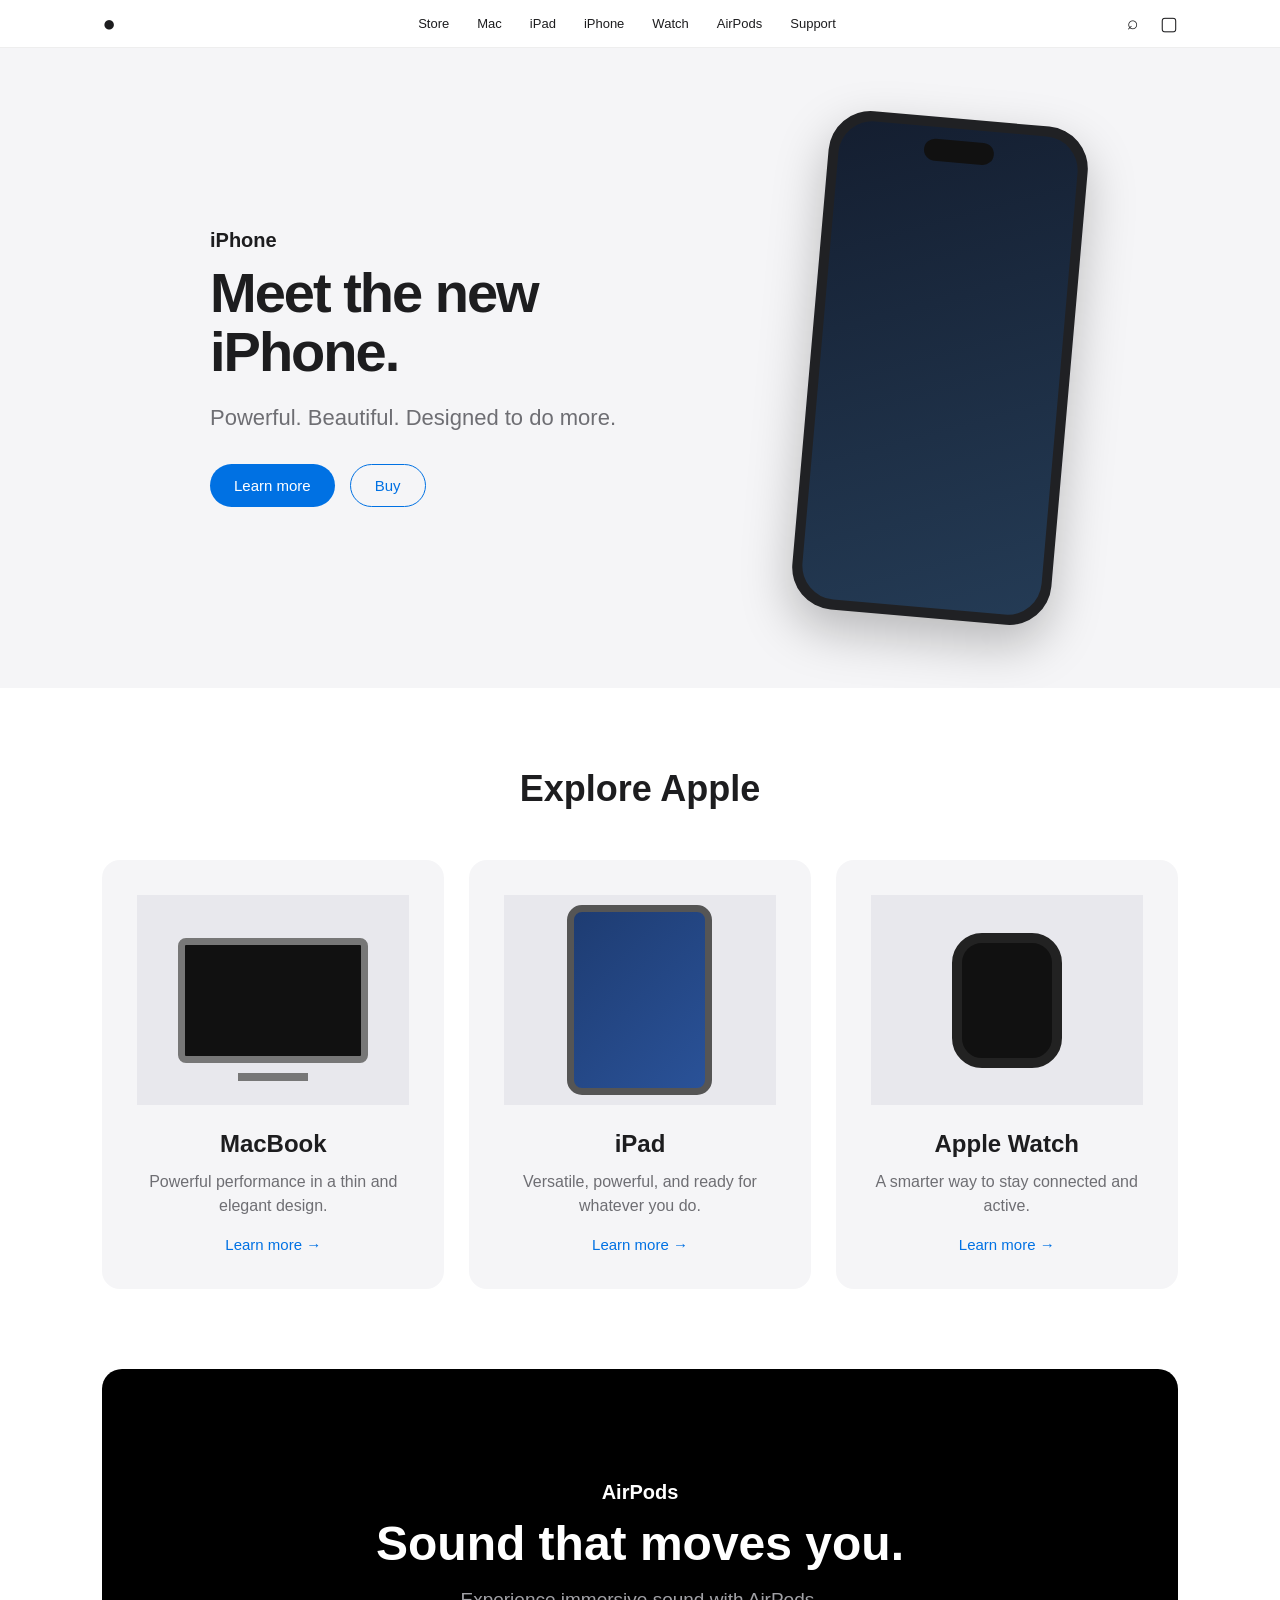
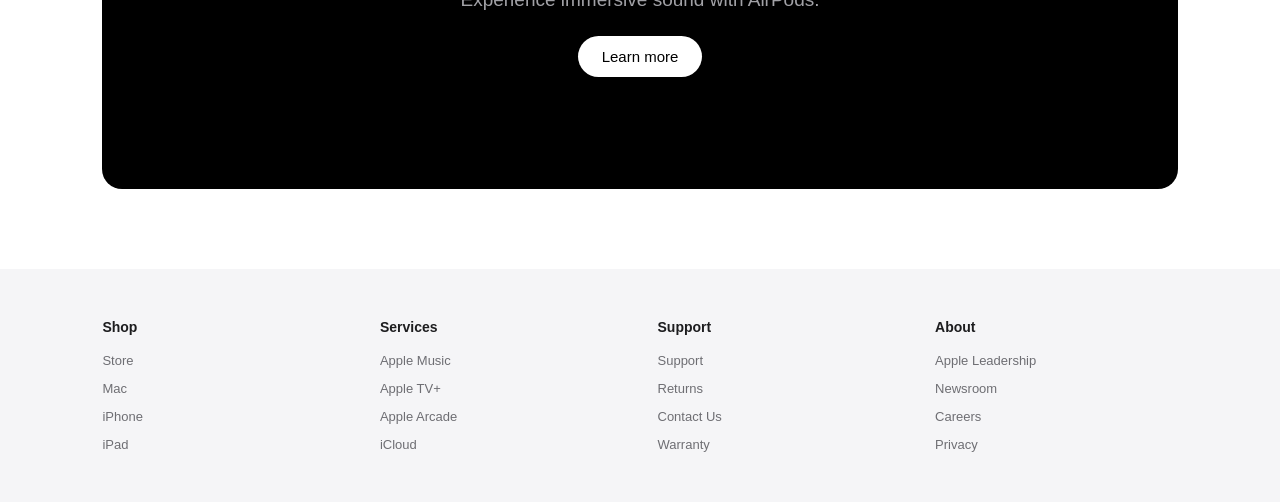
<file: Apple-Clone/index.html>
<!DOCTYPE html>
<html lang="en">
<head>
    <meta charset="UTF-8">
    <meta name="viewport" content="width=device-width, initial-scale=1.0">
    <title>Apple Clone</title>
    <link rel="stylesheet" href="style.css">
</head>
<body>

    <header class="navbar">
        <div class="apple-logo">●</div>

        <nav>
            <a href="#">Store</a>
            <a href="#">Mac</a>
            <a href="#">iPad</a>
            <a href="#">iPhone</a>
            <a href="#">Watch</a>
            <a href="#">AirPods</a>
            <a href="#">Support</a>
        </nav>

        <div class="nav-icons">
            <span>⌕</span>
            <span>▢</span>
        </div>
    </header>

    <main>

        <section class="hero">
            <div class="hero-content">
                <p class="eyebrow">iPhone</p>
                <h1>Meet the new iPhone.</h1>
                <p class="description">
                    Powerful. Beautiful. Designed to do more.
                </p>

                <div class="hero-buttons">
                    <button id="learnMore">Learn more</button>
                    <button class="outline-btn">Buy</button>
                </div>
            </div>

            <div class="phone">
                <div class="phone-screen">
                    <div class="camera"></div>
                </div>
            </div>
        </section>


        <section class="products">

            <h2>Explore Apple</h2>

            <div class="product-grid">

                <article class="product-card">
                    <div class="product-image mac">
                        <div class="screen"></div>
                    </div>

                    <h3>MacBook</h3>
                    <p>Powerful performance in a thin and elegant design.</p>
                    <a href="#">Learn more →</a>
                </article>


                <article class="product-card">
                    <div class="product-image ipad">
                        <div class="tablet-screen"></div>
                    </div>

                    <h3>iPad</h3>
                    <p>Versatile, powerful, and ready for whatever you do.</p>
                    <a href="#">Learn more →</a>
                </article>


                <article class="product-card">
                    <div class="product-image watch">
                        <div class="watch-screen"></div>
                    </div>

                    <h3>Apple Watch</h3>
                    <p>A smarter way to stay connected and active.</p>
                    <a href="#">Learn more →</a>
                </article>

            </div>

        </section>


        <section class="airpods-section">

            <div>
                <p class="eyebrow">AirPods</p>

                <h2>Sound that moves you.</h2>

                <p>
                    Experience immersive sound with AirPods.
                </p>

                <button id="airpodsButton">Learn more</button>
            </div>

        </section>

    </main>


    <footer>

        <div class="footer-column">
            <h4>Shop</h4>
            <a href="#">Store</a>
            <a href="#">Mac</a>
            <a href="#">iPhone</a>
            <a href="#">iPad</a>
        </div>

        <div class="footer-column">
            <h4>Services</h4>
            <a href="#">Apple Music</a>
            <a href="#">Apple TV+</a>
            <a href="#">Apple Arcade</a>
            <a href="#">iCloud</a>
        </div>

        <div class="footer-column">
            <h4>Support</h4>
            <a href="#">Support</a>
            <a href="#">Returns</a>
            <a href="#">Contact Us</a>
            <a href="#">Warranty</a>
        </div>

        <div class="footer-column">
            <h4>About</h4>
            <a href="#">Apple Leadership</a>
            <a href="#">Newsroom</a>
            <a href="#">Careers</a>
            <a href="#">Privacy</a>
        </div>

    </footer>

    <script src="script.js"></script>

</body>
</html>
</file>
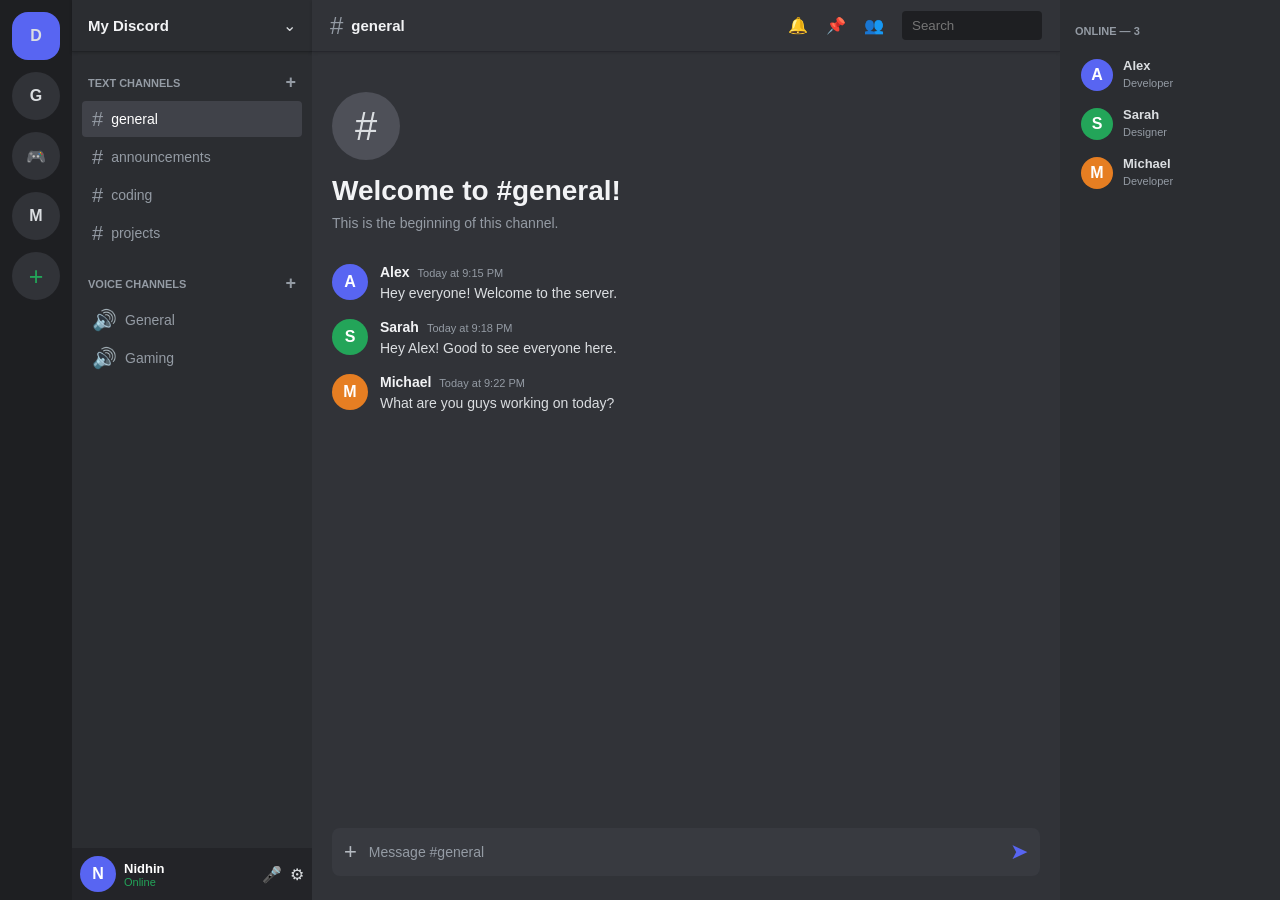
<file: Discord-Clone/index.html>
<!DOCTYPE html>
<html lang="en">
<head>
    <meta charset="UTF-8">
    <meta name="viewport" content="width=device-width, initial-scale=1.0">
    <title>Discord Clone</title>
    <link rel="stylesheet" href="style.css">
</head>
<body>

    <aside class="server-sidebar">
        <div class="server active">D</div>
        <div class="server">G</div>
        <div class="server">🎮</div>
        <div class="server">M</div>
        <div class="add-server">+</div>
    </aside>

    <aside class="channel-sidebar">

        <div class="server-header">
            <h2>My Discord</h2>
            <span>⌄</span>
        </div>

        <div class="channel-section">
            <div class="section-title">
                <span>TEXT CHANNELS</span>
                <span class="add-channel">+</span>
            </div>

            <a href="#" class="channel active-channel">
                <span>#</span>
                general
            </a>

            <a href="#" class="channel">
                <span>#</span>
                announcements
            </a>

            <a href="#" class="channel">
                <span>#</span>
                coding
            </a>

            <a href="#" class="channel">
                <span>#</span>
                projects
            </a>
        </div>

        <div class="channel-section">

            <div class="section-title">
                <span>VOICE CHANNELS</span>
                <span class="add-channel">+</span>
            </div>

            <a href="#" class="channel">
                <span>🔊</span>
                General
            </a>

            <a href="#" class="channel">
                <span>🔊</span>
                Gaming
            </a>

        </div>

        <div class="user-panel">

            <div class="user-avatar">N</div>

            <div class="user-info">
                <strong>Nidhin</strong>
                <small>Online</small>
            </div>

            <div class="user-actions">
                <span>🎤</span>
                <span>⚙</span>
            </div>

        </div>

    </aside>


    <main class="chat-area">

        <header class="chat-header">

            <div class="channel-name">
                <span>#</span>
                <strong>general</strong>
            </div>

            <div class="chat-actions">
                <span>🔔</span>
                <span>📌</span>
                <span>👥</span>
                <input type="text" placeholder="Search">
            </div>

        </header>


        <section class="messages">

            <div class="welcome-message">
                <div class="large-hash">#</div>

                <h1>Welcome to #general!</h1>

                <p>
                    This is the beginning of this channel.
                </p>
            </div>


            <article class="message">

                <div class="message-avatar">A</div>

                <div class="message-content">

                    <div class="message-header">
                        <strong>Alex</strong>
                        <small>Today at 9:15 PM</small>
                    </div>

                    <p>
                        Hey everyone! Welcome to the server.
                    </p>

                </div>

            </article>


            <article class="message">

                <div class="message-avatar green">S</div>

                <div class="message-content">

                    <div class="message-header">
                        <strong>Sarah</strong>
                        <small>Today at 9:18 PM</small>
                    </div>

                    <p>
                        Hey Alex! Good to see everyone here.
                    </p>

                </div>

            </article>


            <article class="message">

                <div class="message-avatar orange">M</div>

                <div class="message-content">

                    <div class="message-header">
                        <strong>Michael</strong>
                        <small>Today at 9:22 PM</small>
                    </div>

                    <p>
                        What are you guys working on today?
                    </p>

                </div>

            </article>

        </section>


        <form class="message-box" id="messageForm">

            <button type="button" class="message-button">+</button>

            <input
                type="text"
                id="messageInput"
                placeholder="Message #general"
                autocomplete="off"
            >

            <button type="submit" class="send-button">➤</button>

        </form>

    </main>


    <aside class="members-sidebar">

        <h3>ONLINE — 3</h3>

        <div class="member">
            <div class="member-avatar">A</div>
            <div>
                <strong>Alex</strong>
                <small>Developer</small>
            </div>
        </div>

        <div class="member">
            <div class="member-avatar green">S</div>
            <div>
                <strong>Sarah</strong>
                <small>Designer</small>
            </div>
        </div>

        <div class="member">
            <div class="member-avatar orange">M</div>
            <div>
                <strong>Michael</strong>
                <small>Developer</small>
            </div>
        </div>

    </aside>


    <script src="script.js"></script>

</body>
</html>
</file>
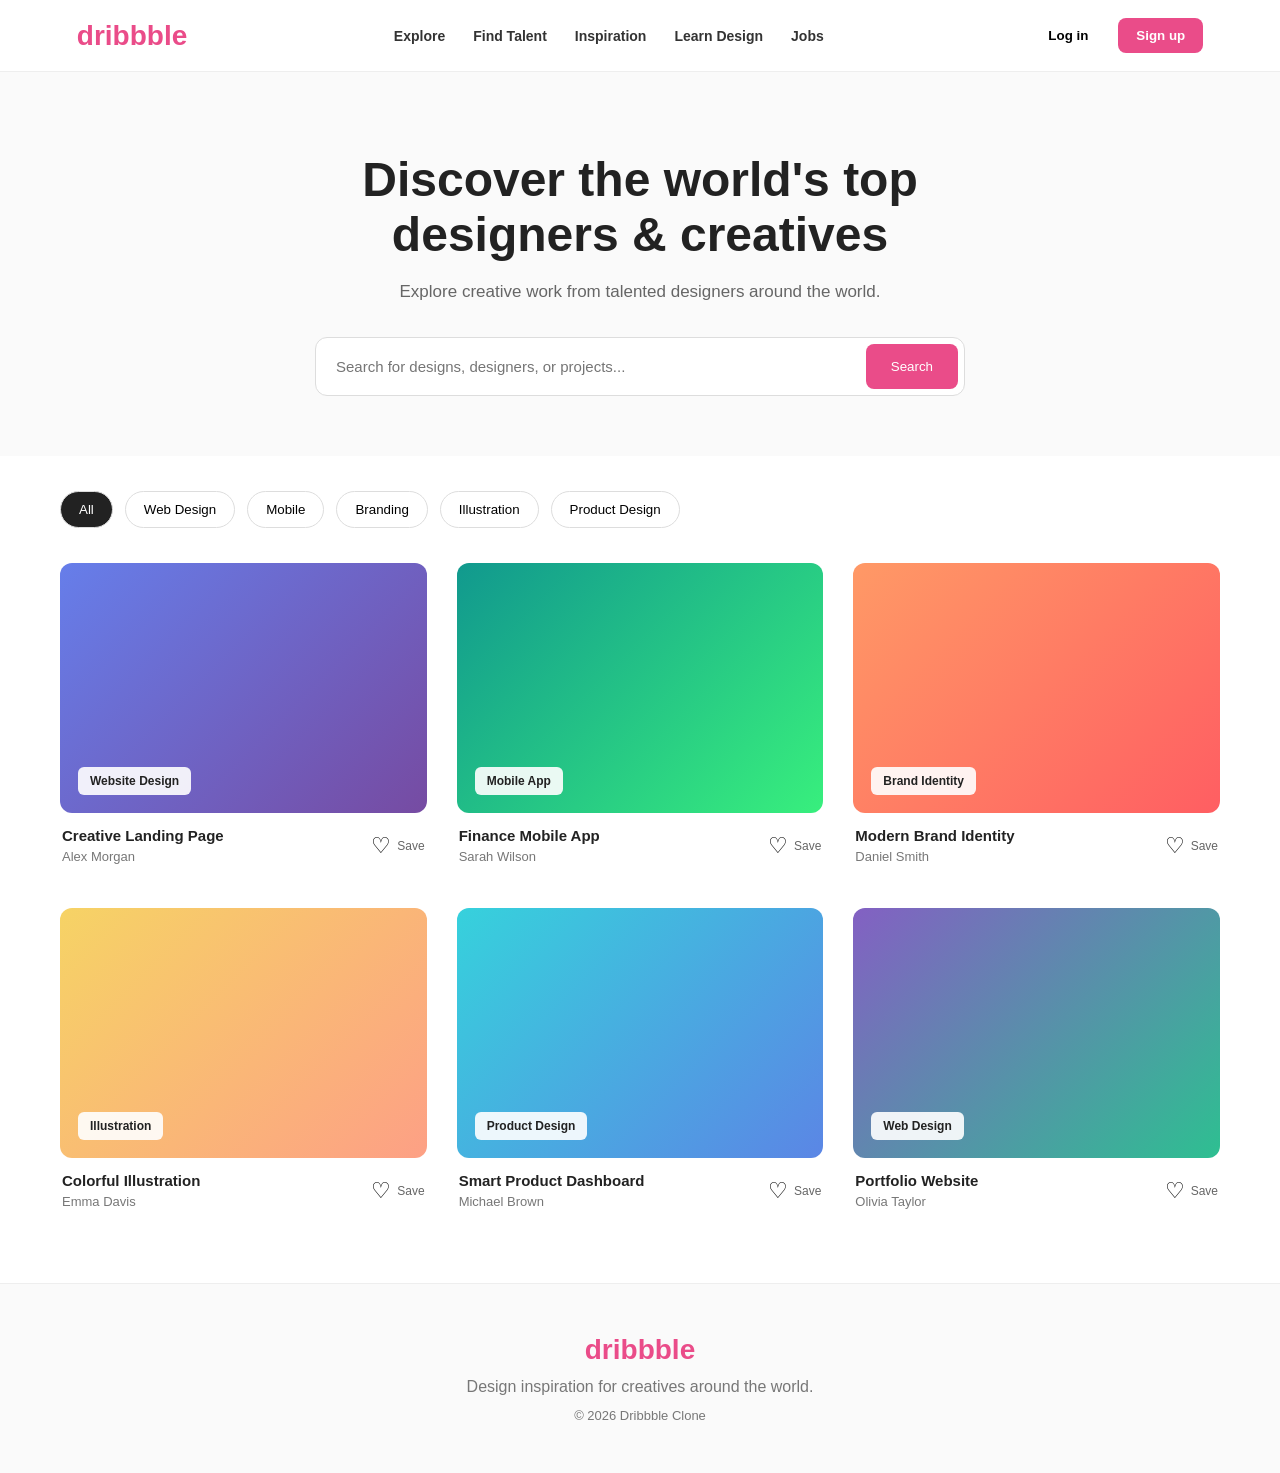
<file: Dribbble Clone/Index.html>
<!DOCTYPE html>
<html lang="en">
<head>
    <meta charset="UTF-8">
    <meta name="viewport" content="width=device-width, initial-scale=1.0">
    <title>Dribbble Clone</title>

    <link rel="stylesheet" href="style.css">
</head>
<body>

    <header class="navbar">
        <div class="logo">dribbble</div>

        <nav class="nav-links">
            <a href="#">Explore</a>
            <a href="#">Find Talent</a>
            <a href="#">Inspiration</a>
            <a href="#">Learn Design</a>
            <a href="#">Jobs</a>
        </nav>

        <div class="nav-actions">
            <button class="login-btn">Log in</button>
            <button class="signup-btn">Sign up</button>
        </div>
    </header>

    <main>

        <section class="hero">
            <h1>Discover the world's top designers & creatives</h1>
            <p>
                Explore creative work from talented designers around the world.
            </p>

            <div class="search-box">
                <input
                    type="text"
                    id="searchInput"
                    placeholder="Search for designs, designers, or projects..."
                >
                <button id="searchBtn">Search</button>
            </div>
        </section>

        <section class="categories">
            <button class="category active" data-category="all">All</button>
            <button class="category" data-category="web">Web Design</button>
            <button class="category" data-category="mobile">Mobile</button>
            <button class="category" data-category="branding">Branding</button>
            <button class="category" data-category="illustration">Illustration</button>
            <button class="category" data-category="product">Product Design</button>
        </section>

        <section class="projects" id="projectContainer">

            <article class="project-card" data-category="web">
                <div class="project-image image-one">
                    <span>Website Design</span>
                </div>

                <div class="project-info">
                    <div>
                        <h3>Creative Landing Page</h3>
                        <p>Alex Morgan</p>
                    </div>

                    <div class="card-actions">
                        <button class="like-btn">♡</button>
                        <button class="save-btn">Save</button>
                    </div>
                </div>
            </article>

            <article class="project-card" data-category="mobile">
                <div class="project-image image-two">
                    <span>Mobile App</span>
                </div>

                <div class="project-info">
                    <div>
                        <h3>Finance Mobile App</h3>
                        <p>Sarah Wilson</p>
                    </div>

                    <div class="card-actions">
                        <button class="like-btn">♡</button>
                        <button class="save-btn">Save</button>
                    </div>
                </div>
            </article>

            <article class="project-card" data-category="branding">
                <div class="project-image image-three">
                    <span>Brand Identity</span>
                </div>

                <div class="project-info">
                    <div>
                        <h3>Modern Brand Identity</h3>
                        <p>Daniel Smith</p>
                    </div>

                    <div class="card-actions">
                        <button class="like-btn">♡</button>
                        <button class="save-btn">Save</button>
                    </div>
                </div>
            </article>

            <article class="project-card" data-category="illustration">
                <div class="project-image image-four">
                    <span>Illustration</span>
                </div>

                <div class="project-info">
                    <div>
                        <h3>Colorful Illustration</h3>
                        <p>Emma Davis</p>
                    </div>

                    <div class="card-actions">
                        <button class="like-btn">♡</button>
                        <button class="save-btn">Save</button>
                    </div>
                </div>
            </article>

            <article class="project-card" data-category="product">
                <div class="project-image image-five">
                    <span>Product Design</span>
                </div>

                <div class="project-info">
                    <div>
                        <h3>Smart Product Dashboard</h3>
                        <p>Michael Brown</p>
                    </div>

                    <div class="card-actions">
                        <button class="like-btn">♡</button>
                        <button class="save-btn">Save</button>
                    </div>
                </div>
            </article>

            <article class="project-card" data-category="web">
                <div class="project-image image-six">
                    <span>Web Design</span>
                </div>

                <div class="project-info">
                    <div>
                        <h3>Portfolio Website</h3>
                        <p>Olivia Taylor</p>
                    </div>

                    <div class="card-actions">
                        <button class="like-btn">♡</button>
                        <button class="save-btn">Save</button>
                    </div>
                </div>
            </article>

        </section>

        <p class="no-results" id="noResults">
            No projects found.
        </p>

    </main>

    <footer>
        <div class="footer-logo">dribbble</div>
        <p>Design inspiration for creatives around the world.</p>
        <p class="copyright">© 2026 Dribbble Clone</p>
    </footer>

    <script src="script.js"></script>
</body>
  </html>
</file>
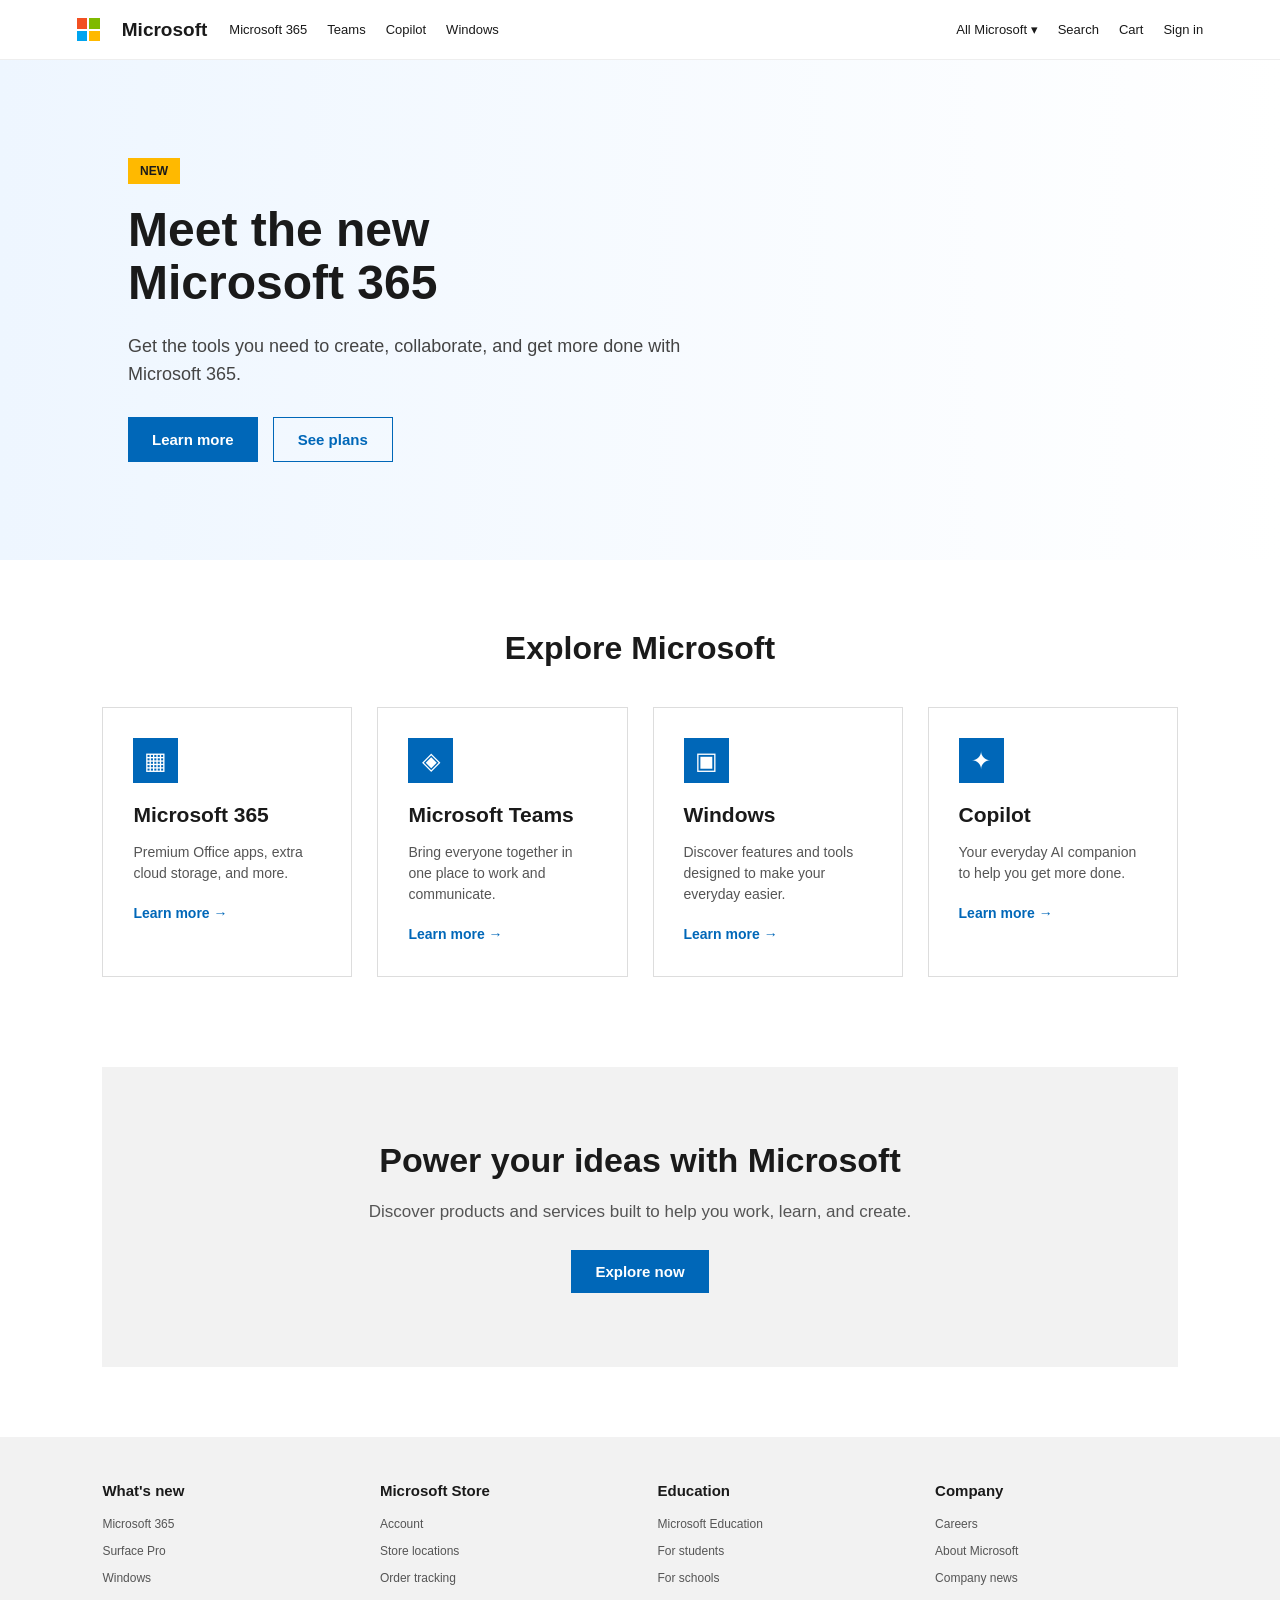
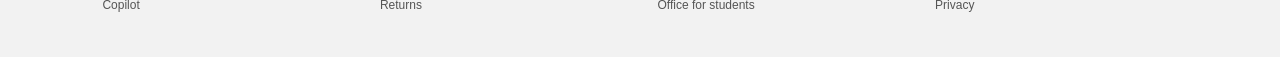
<file: Microsoft-Clone/index.html>
<!DOCTYPE html>
<html lang="en">
<head>
    <meta charset="UTF-8">
    <meta name="viewport" content="width=device-width, initial-scale=1.0">
    <title>Microsoft Clone</title>
    <link rel="stylesheet" href="style.css">
</head>
<body>

    <header class="header">

        <div class="header-left">
            <div class="microsoft-logo">
                <span></span>
                <span></span>
                <span></span>
                <span></span>
            </div>

            <a href="#" class="brand-name">Microsoft</a>

            <nav class="main-nav">
                <a href="#">Microsoft 365</a>
                <a href="#">Teams</a>
                <a href="#">Copilot</a>
                <a href="#">Windows</a>
            </nav>
        </div>

        <div class="header-right">
            <a href="#">All Microsoft ▾</a>
            <a href="#">Search</a>
            <a href="#">Cart</a>
            <a href="#">Sign in</a>
        </div>

    </header>


    <main>

        <section class="hero">

            <div class="hero-content">
                <span class="new-label">NEW</span>

                <h1>Meet the new<br>Microsoft 365</h1>

                <p>
                    Get the tools you need to create, collaborate,
                    and get more done with Microsoft 365.
                </p>

                <div class="hero-buttons">
                    <button id="learnMore">Learn more</button>
                    <button class="secondary-btn">See plans</button>
                </div>
            </div>

        </section>


        <section class="products">

            <h2>Explore Microsoft</h2>

            <div class="product-grid">

                <article class="product-card">
                    <div class="product-icon">▦</div>
                    <h3>Microsoft 365</h3>
                    <p>
                        Premium Office apps, extra cloud storage,
                        and more.
                    </p>
                    <a href="#">Learn more →</a>
                </article>

                <article class="product-card">
                    <div class="product-icon">◈</div>
                    <h3>Microsoft Teams</h3>
                    <p>
                        Bring everyone together in one place
                        to work and communicate.
                    </p>
                    <a href="#">Learn more →</a>
                </article>

                <article class="product-card">
                    <div class="product-icon">▣</div>
                    <h3>Windows</h3>
                    <p>
                        Discover features and tools designed
                        to make your everyday easier.
                    </p>
                    <a href="#">Learn more →</a>
                </article>

                <article class="product-card">
                    <div class="product-icon">✦</div>
                    <h3>Copilot</h3>
                    <p>
                        Your everyday AI companion to help
                        you get more done.
                    </p>
                    <a href="#">Learn more →</a>
                </article>

            </div>

        </section>


        <section class="banner">

            <div class="banner-content">
                <h2>Power your ideas with Microsoft</h2>

                <p>
                    Discover products and services built to help
                    you work, learn, and create.
                </p>

                <button id="exploreButton">Explore now</button>
            </div>

        </section>

    </main>


    <footer>

        <div class="footer-column">
            <h4>What's new</h4>
            <a href="#">Microsoft 365</a>
            <a href="#">Surface Pro</a>
            <a href="#">Windows</a>
            <a href="#">Copilot</a>
        </div>

        <div class="footer-column">
            <h4>Microsoft Store</h4>
            <a href="#">Account</a>
            <a href="#">Store locations</a>
            <a href="#">Order tracking</a>
            <a href="#">Returns</a>
        </div>

        <div class="footer-column">
            <h4>Education</h4>
            <a href="#">Microsoft Education</a>
            <a href="#">For students</a>
            <a href="#">For schools</a>
            <a href="#">Office for students</a>
        </div>

        <div class="footer-column">
            <h4>Company</h4>
            <a href="#">Careers</a>
            <a href="#">About Microsoft</a>
            <a href="#">Company news</a>
            <a href="#">Privacy</a>
        </div>

    </footer>

    <script src="script.js"></script>

</body>
</html>
</file>
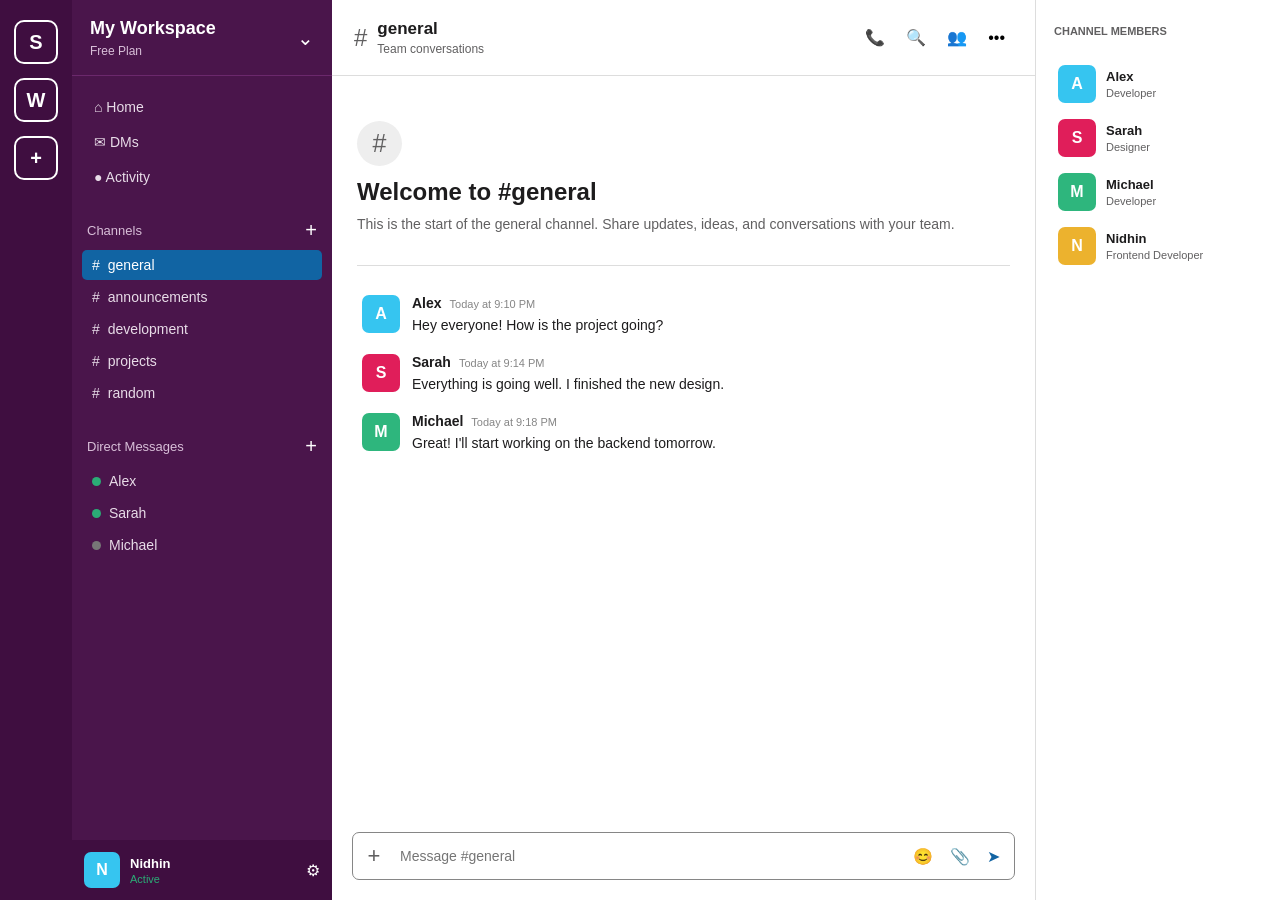
<file: Slack-Clone/index.html>
<!DOCTYPE html>
<html lang="en">
<head>
    <meta charset="UTF-8">
    <meta name="viewport" content="width=device-width, initial-scale=1.0">
    <title>Slack Clone</title>
    <link rel="stylesheet" href="style.css">
</head>
<body>

    <!-- Workspace Sidebar -->
    <aside class="workspace-sidebar">
        <div class="workspace-logo">S</div>
        <div class="workspace-logo">W</div>
        <div class="workspace-logo">+</div>
    </aside>


    <!-- Channel Sidebar -->
    <aside class="channel-sidebar">

        <header class="workspace-header">
            <div>
                <h2>My Workspace</h2>
                <p>Free Plan</p>
            </div>
            <span>⌄</span>
        </header>


        <nav class="main-nav">
            <a href="#" class="nav-item">⌂ Home</a>
            <a href="#" class="nav-item">✉ DMs</a>
            <a href="#" class="nav-item">● Activity</a>
        </nav>


        <section class="channel-section">

            <div class="section-header">
                <span>Channels</span>
                <button>+</button>
            </div>

            <a href="#" class="channel active-channel">
                <span>#</span> general
            </a>

            <a href="#" class="channel">
                <span>#</span> announcements
            </a>

            <a href="#" class="channel">
                <span>#</span> development
            </a>

            <a href="#" class="channel">
                <span>#</span> projects
            </a>

            <a href="#" class="channel">
                <span>#</span> random
            </a>

        </section>


        <section class="channel-section">

            <div class="section-header">
                <span>Direct Messages</span>
                <button>+</button>
            </div>

            <a href="#" class="channel">
                <span class="status online"></span>
                Alex
            </a>

            <a href="#" class="channel">
                <span class="status online"></span>
                Sarah
            </a>

            <a href="#" class="channel">
                <span class="status offline"></span>
                Michael
            </a>

        </section>


        <div class="user-panel">

            <div class="user-avatar">N</div>

            <div class="user-details">
                <strong>Nidhin</strong>
                <small>Active</small>
            </div>

            <span class="settings">⚙</span>

        </div>

    </aside>


    <!-- Main Chat -->
    <main class="chat-container">

        <header class="chat-header">

            <div class="chat-title">
                <span>#</span>
                <div>
                    <h2>general</h2>
                    <p>Team conversations</p>
                </div>
            </div>

            <div class="header-actions">
                <button>📞</button>
                <button>🔍</button>
                <button>👥</button>
                <button>•••</button>
            </div>

        </header>


        <section class="chat-messages" id="chatMessages">

            <div class="channel-intro">

                <div class="intro-icon">#</div>

                <h1>Welcome to #general</h1>

                <p>
                    This is the start of the general channel.
                    Share updates, ideas, and conversations with your team.
                </p>

            </div>


            <article class="message">

                <div class="avatar alex">A</div>

                <div class="message-content">

                    <div class="message-info">
                        <strong>Alex</strong>
                        <span>Today at 9:10 PM</span>
                    </div>

                    <p>
                        Hey everyone! How is the project going?
                    </p>

                </div>

            </article>


            <article class="message">

                <div class="avatar sarah">S</div>

                <div class="message-content">

                    <div class="message-info">
                        <strong>Sarah</strong>
                        <span>Today at 9:14 PM</span>
                    </div>

                    <p>
                        Everything is going well. I finished the new design.
                    </p>

                </div>

            </article>


            <article class="message">

                <div class="avatar michael">M</div>

                <div class="message-content">

                    <div class="message-info">
                        <strong>Michael</strong>
                        <span>Today at 9:18 PM</span>
                    </div>

                    <p>
                        Great! I'll start working on the backend tomorrow.
                    </p>

                </div>

            </article>

        </section>


        <form class="message-form" id="messageForm">

            <button type="button" class="add-button">+</button>

            <input
                type="text"
                id="messageInput"
                placeholder="Message #general"
                autocomplete="off"
            >

            <div class="input-actions">
                <button type="button">😊</button>
                <button type="button">📎</button>
                <button type="submit">➤</button>
            </div>

        </form>

    </main>


    <!-- Members Sidebar -->
    <aside class="members-sidebar">

        <h3>CHANNEL MEMBERS</h3>

        <div class="member">
            <div class="avatar alex">A</div>
            <div>
                <strong>Alex</strong>
                <span>Developer</span>
            </div>
        </div>

        <div class="member">
            <div class="avatar sarah">S</div>
            <div>
                <strong>Sarah</strong>
                <span>Designer</span>
            </div>
        </div>

        <div class="member">
            <div class="avatar michael">M</div>
            <div>
                <strong>Michael</strong>
                <span>Developer</span>
            </div>
        </div>

        <div class="member">
            <div class="avatar nidhin">N</div>
            <div>
                <strong>Nidhin</strong>
                <span>Frontend Developer</span>
            </div>
        </div>

    </aside>


    <script src="script.js"></script>

</body>
</html>
</file>
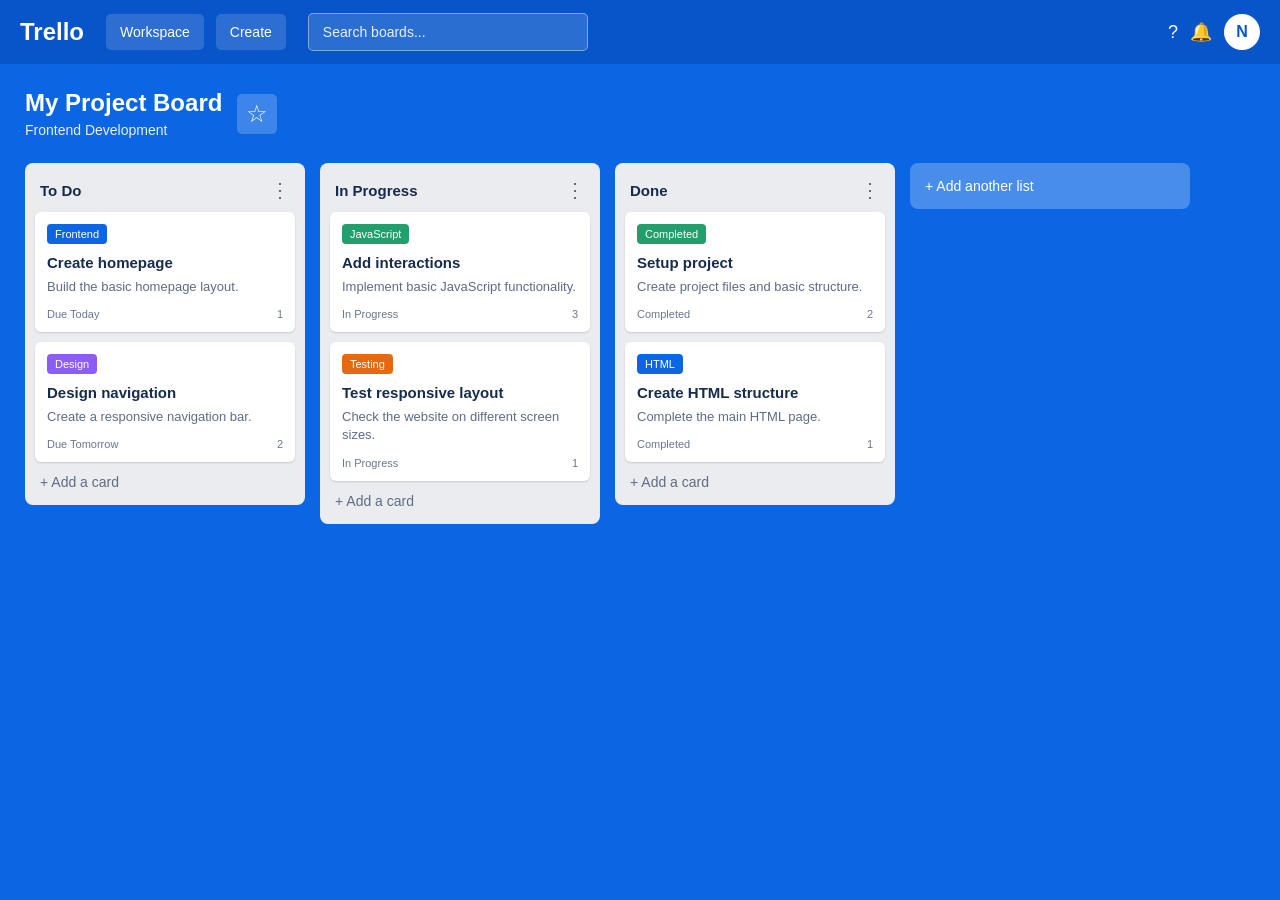
<file: Trello Clone/index.html>
<!DOCTYPE html>
<html lang="en">
<head>
    <meta charset="UTF-8">
    <meta name="viewport" content="width=device-width, initial-scale=1.0">

    <title>Trello Clone</title>

    <link rel="stylesheet" href="style.css">
</head>
<body>

    <header class="navbar">

        <div class="logo">
            Trello
        </div>

        <button class="workspace-button">
            Workspace
        </button>

        <button class="header-button">
            Create
        </button>

        <div class="search-box">
            <input
                type="text"
                id="searchInput"
                placeholder="Search boards..."
            >
        </div>

        <div class="header-actions">
            <button>?</button>
            <button>🔔</button>

            <div class="profile">
                N
            </div>
        </div>

    </header>


    <main class="board">

        <div class="board-header">

            <div>
                <h1>My Project Board</h1>
                <p>Frontend Development</p>
            </div>

            <button class="star-button">
                ☆
            </button>

        </div>


        <section class="board-content">

            <!-- To Do -->

            <div class="list">

                <div class="list-header">
                    <h2>To Do</h2>
                    <button>⋮</button>
                </div>

                <div class="cards" id="todoCards">

                    <div class="task-card">
                        <span class="tag blue">Frontend</span>

                        <h3>Create homepage</h3>

                        <p>Build the basic homepage layout.</p>

                        <div class="card-footer">
                            <span>Due Today</span>
                            <span>1</span>
                        </div>
                    </div>


                    <div class="task-card">
                        <span class="tag purple">Design</span>

                        <h3>Design navigation</h3>

                        <p>Create a responsive navigation bar.</p>

                        <div class="card-footer">
                            <span>Due Tomorrow</span>
                            <span>2</span>
                        </div>
                    </div>

                </div>

                <button class="add-card" data-list="todo">
                    + Add a card
                </button>

            </div>


            <!-- In Progress -->

            <div class="list">

                <div class="list-header">
                    <h2>In Progress</h2>
                    <button>⋮</button>
                </div>

                <div class="cards" id="progressCards">

                    <div class="task-card">
                        <span class="tag green">JavaScript</span>

                        <h3>Add interactions</h3>

                        <p>Implement basic JavaScript functionality.</p>

                        <div class="card-footer">
                            <span>In Progress</span>
                            <span>3</span>
                        </div>
                    </div>


                    <div class="task-card">
                        <span class="tag orange">Testing</span>

                        <h3>Test responsive layout</h3>

                        <p>Check the website on different screen sizes.</p>

                        <div class="card-footer">
                            <span>In Progress</span>
                            <span>1</span>
                        </div>
                    </div>

                </div>

                <button class="add-card" data-list="progress">
                    + Add a card
                </button>

            </div>


            <!-- Done -->

            <div class="list">

                <div class="list-header">
                    <h2>Done</h2>
                    <button>⋮</button>
                </div>

                <div class="cards" id="doneCards">

                    <div class="task-card">
                        <span class="tag green">Completed</span>

                        <h3>Setup project</h3>

                        <p>Create project files and basic structure.</p>

                        <div class="card-footer">
                            <span>Completed</span>
                            <span>2</span>
                        </div>
                    </div>


                    <div class="task-card">
                        <span class="tag blue">HTML</span>

                        <h3>Create HTML structure</h3>

                        <p>Complete the main HTML page.</p>

                        <div class="card-footer">
                            <span>Completed</span>
                            <span>1</span>
                        </div>
                    </div>

                </div>

                <button class="add-card" data-list="done">
                    + Add a card
                </button>

            </div>


            <!-- Add List -->

            <button class="add-list">
                + Add another list
            </button>

        </section>

    </main>


    <script src="script.js"></script>

</body>
</html>
</file>
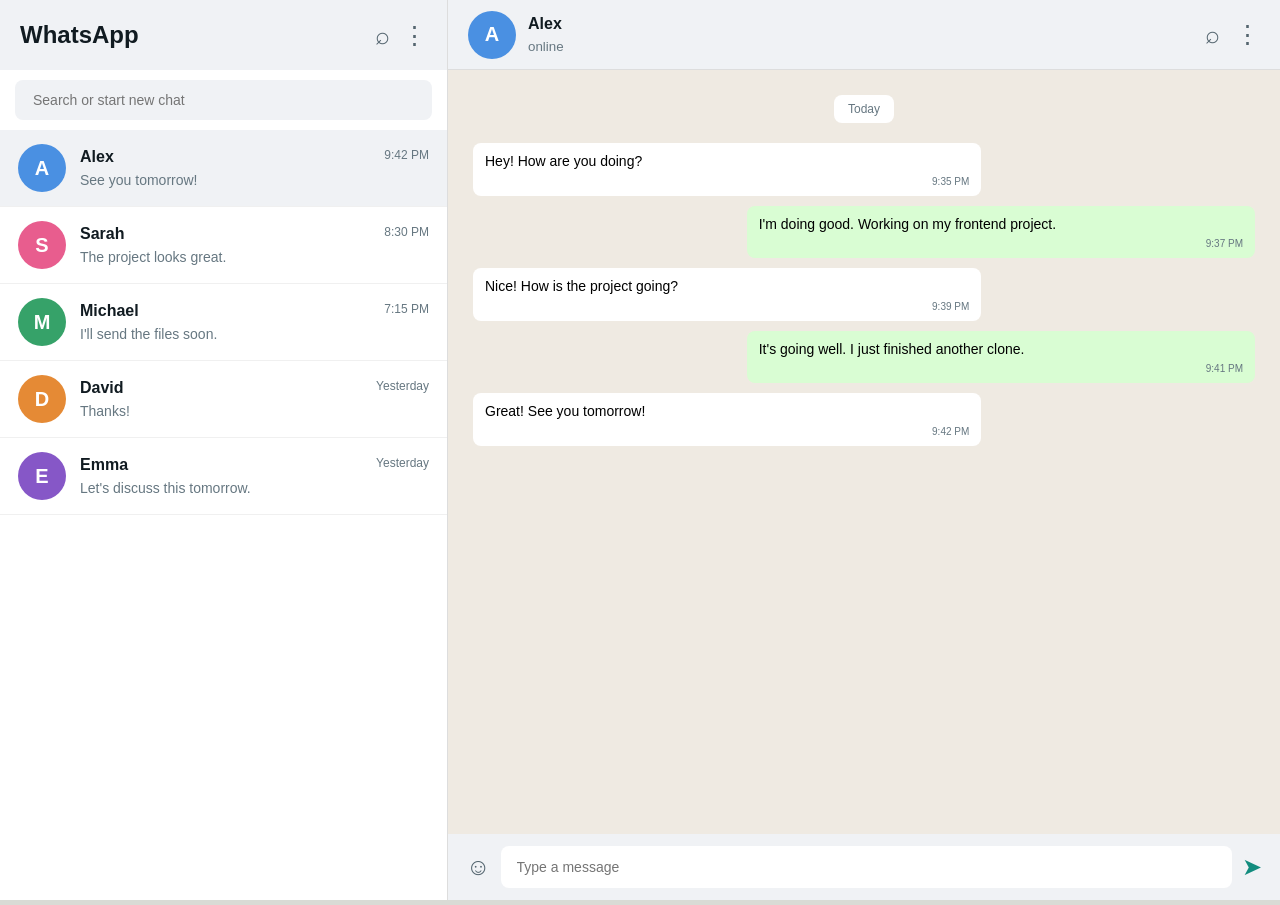
<file: Whatsapp-Clone/index.html>
<!DOCTYPE html>
<html lang="en">
<head>
    <meta charset="UTF-8">
    <meta name="viewport" content="width=device-width, initial-scale=1.0">
    <title>WhatsApp Clone</title>
    <link rel="stylesheet" href="style.css">
</head>
<body>

    <main class="app">

        <!-- Chat List -->
        <aside class="chat-list">

            <header class="chat-list-header">
                <h1>WhatsApp</h1>

                <div class="header-icons">
                    <button>⌕</button>
                    <button>⋮</button>
                </div>
            </header>

            <div class="search-box">
                <input
                    type="text"
                    id="searchInput"
                    placeholder="Search or start new chat"
                >
            </div>

            <div class="chat-items" id="chatItems">

                <div class="chat-item active" data-name="Alex">
                    <div class="avatar blue">A</div>

                    <div class="chat-info">
                        <div class="chat-top">
                            <strong>Alex</strong>
                            <span>9:42 PM</span>
                        </div>

                        <p>See you tomorrow!</p>
                    </div>
                </div>

                <div class="chat-item" data-name="Sarah">
                    <div class="avatar pink">S</div>

                    <div class="chat-info">
                        <div class="chat-top">
                            <strong>Sarah</strong>
                            <span>8:30 PM</span>
                        </div>

                        <p>The project looks great.</p>
                    </div>
                </div>

                <div class="chat-item" data-name="Michael">
                    <div class="avatar green">M</div>

                    <div class="chat-info">
                        <div class="chat-top">
                            <strong>Michael</strong>
                            <span>7:15 PM</span>
                        </div>

                        <p>I'll send the files soon.</p>
                    </div>
                </div>

                <div class="chat-item" data-name="David">
                    <div class="avatar orange">D</div>

                    <div class="chat-info">
                        <div class="chat-top">
                            <strong>David</strong>
                            <span>Yesterday</span>
                        </div>

                        <p>Thanks!</p>
                    </div>
                </div>

                <div class="chat-item" data-name="Emma">
                    <div class="avatar purple">E</div>

                    <div class="chat-info">
                        <div class="chat-top">
                            <strong>Emma</strong>
                            <span>Yesterday</span>
                        </div>

                        <p>Let's discuss this tomorrow.</p>
                    </div>
                </div>

            </div>

        </aside>


        <!-- Conversation -->
        <section class="conversation">

            <header class="conversation-header">

                <div class="contact-info">
                    <div class="avatar blue">A</div>

                    <div>
                        <strong id="contactName">Alex</strong>
                        <small>online</small>
                    </div>
                </div>

                <div class="conversation-actions">
                    <button>⌕</button>
                    <button>⋮</button>
                </div>

            </header>


            <div class="messages" id="messages">

                <div class="date-divider">
                    <span>Today</span>
                </div>

                <div class="message received">
                    <p>Hey! How are you doing?</p>
                    <span>9:35 PM</span>
                </div>

                <div class="message sent">
                    <p>I'm doing good. Working on my frontend project.</p>
                    <span>9:37 PM</span>
                </div>

                <div class="message received">
                    <p>Nice! How is the project going?</p>
                    <span>9:39 PM</span>
                </div>

                <div class="message sent">
                    <p>It's going well. I just finished another clone.</p>
                    <span>9:41 PM</span>
                </div>

                <div class="message received">
                    <p>Great! See you tomorrow!</p>
                    <span>9:42 PM</span>
                </div>

            </div>


            <form class="message-form" id="messageForm">

                <button type="button" class="emoji-button">☺</button>

                <input
                    type="text"
                    id="messageInput"
                    placeholder="Type a message"
                    autocomplete="off"
                >

                <button type="submit" class="send-button">➤</button>

            </form>

        </section>

    </main>


    <script src="script.js"></script>

</body>
</html>
</file>
<file: Apple-Clone/style.css>
* {
    margin: 0;
    padding: 0;
    box-sizing: border-box;
}

body {
    font-family: Arial, Helvetica, sans-serif;
    color: #1d1d1f;
    background: #ffffff;
}

a {
    text-decoration: none;
    color: inherit;
}


/* Navbar */

.navbar {
    height: 48px;
    padding: 0 8%;
    display: flex;
    align-items: center;
    justify-content: space-between;
    background: rgba(255, 255, 255, 0.95);
    border-bottom: 1px solid #eeeeee;
    position: sticky;
    top: 0;
    z-index: 10;
}

.apple-logo {
    font-size: 22px;
    width: 25px;
}

.navbar nav {
    display: flex;
    align-items: center;
    gap: 28px;
    font-size: 13px;
}

.navbar nav a:hover {
    color: #666666;
}

.nav-icons {
    display: flex;
    gap: 22px;
    font-size: 19px;
    cursor: pointer;
}


/* Hero */

.hero {
    min-height: 620px;
    background: #f5f5f7;
    display: flex;
    align-items: center;
    justify-content: center;
    gap: 100px;
    padding: 70px 8%;
    overflow: hidden;
}

.hero-content {
    max-width: 500px;
}

.eyebrow {
    font-size: 20px;
    font-weight: 600;
    margin-bottom: 12px;
}

.hero h1 {
    font-size: 56px;
    line-height: 1.05;
    letter-spacing: -2px;
    margin-bottom: 20px;
}

.description {
    font-size: 22px;
    color: #6e6e73;
    margin-bottom: 30px;
    line-height: 1.5;
}

.hero-buttons {
    display: flex;
    gap: 15px;
}

button {
    border: none;
    background: #0071e3;
    color: white;
    padding: 12px 24px;
    border-radius: 25px;
    font-size: 15px;
    cursor: pointer;
}

button:hover {
    background: #0077ed;
}

.outline-btn {
    background: transparent;
    color: #0071e3;
    border: 1px solid #0071e3;
}

.outline-btn:hover {
    background: #0071e3;
    color: white;
}


/* Phone */

.phone {
    width: 260px;
    height: 500px;
    background: #202124;
    border-radius: 42px;
    padding: 10px;
    box-shadow: 0 20px 50px rgba(0, 0, 0, 0.25);
    transform: rotate(5deg);
}

.phone-screen {
    width: 100%;
    height: 100%;
    border-radius: 34px;
    background: linear-gradient(160deg, #141e30, #243b55);
    position: relative;
}

.camera {
    width: 70px;
    height: 22px;
    background: #111111;
    border-radius: 20px;
    position: absolute;
    top: 12px;
    left: 50%;
    transform: translateX(-50%);
}


/* Products */

.products {
    padding: 80px 8%;
}

.products h2 {
    text-align: center;
    font-size: 36px;
    margin-bottom: 50px;
}

.product-grid {
    display: grid;
    grid-template-columns: repeat(3, 1fr);
    gap: 25px;
}

.product-card {
    background: #f5f5f7;
    padding: 35px;
    text-align: center;
    border-radius: 18px;
    min-height: 420px;
    transition: transform 0.2s ease;
}

.product-card:hover {
    transform: translateY(-6px);
}

.product-image {
    height: 210px;
    display: flex;
    align-items: center;
    justify-content: center;
    margin-bottom: 25px;
}


/* Mac */

.mac {
    background: #e8e8ed;
}

.screen {
    width: 190px;
    height: 125px;
    border: 7px solid #777777;
    border-radius: 8px;
    background: #111111;
    position: relative;
}

.screen::after {
    content: "";
    position: absolute;
    width: 70px;
    height: 8px;
    background: #777777;
    bottom: -25px;
    left: 50%;
    transform: translateX(-50%);
}


/* iPad */

.ipad {
    background: #e8e8ed;
}

.tablet-screen {
    width: 145px;
    height: 190px;
    border: 7px solid #555555;
    border-radius: 15px;
    background: linear-gradient(135deg, #1e3c72, #2a5298);
}


/* Watch */

.watch {
    background: #e8e8ed;
}

.watch-screen {
    width: 110px;
    height: 135px;
    border: 10px solid #222222;
    border-radius: 30px;
    background: #111111;
}


/* Product Text */

.product-card h3 {
    font-size: 24px;
    margin-bottom: 12px;
}

.product-card p {
    color: #6e6e73;
    line-height: 1.5;
    margin-bottom: 18px;
}

.product-card a {
    color: #0071e3;
    font-size: 15px;
    font-weight: 500;
}

.product-card a:hover {
    text-decoration: underline;
}


/* AirPods Section */

.airpods-section {
    min-height: 420px;
    margin: 0 8% 80px;
    border-radius: 20px;
    background: #000000;
    color: white;
    display: flex;
    align-items: center;
    justify-content: center;
    text-align: center;
}

.airpods-section h2 {
    font-size: 48px;
    margin-bottom: 18px;
}

.airpods-section p:not(.eyebrow) {
    color: #a1a1a6;
    font-size: 19px;
    margin-bottom: 25px;
}

.airpods-section button {
    background: white;
    color: #000000;
}

.airpods-section button:hover {
    background: #dddddd;
}


/* Footer */

footer {
    background: #f5f5f7;
    padding: 50px 8%;
    display: grid;
    grid-template-columns: repeat(4, 1fr);
    gap: 35px;
}

.footer-column {
    display: flex;
    flex-direction: column;
    gap: 13px;
}

.footer-column h4 {
    font-size: 14px;
    margin-bottom: 5px;
}

.footer-column a {
    color: #6e6e73;
    font-size: 13px;
}

.footer-column a:hover {
    text-decoration: underline;
}


/* Responsive */

@media (max-width: 900px) {

    .navbar {
        padding: 0 5%;
    }

    .navbar nav {
        display: none;
    }

    .hero {
        flex-direction: column;
        text-align: center;
        gap: 50px;
    }

    .hero-buttons {
        justify-content: center;
    }

    .product-grid {
        grid-template-columns: 1fr;
    }

    .product-card {
        max-width: 500px;
        width: 100%;
        margin: auto;
    }
}


@media (max-width: 600px) {

    .hero {
        padding: 60px 6%;
    }

    .hero h1 {
        font-size: 40px;
    }

    .description {
        font-size: 18px;
    }

    .phone {
        width: 210px;
        height: 400px;
    }

    .products {
        padding: 60px 6%;
    }

    .products h2 {
        font-size: 30px;
    }

    .airpods-section {
        margin: 0 6% 60px;
        padding: 40px 20px;
    }

    .airpods-section h2 {
        font-size: 35px;
    }

    footer {
        grid-template-columns: repeat(2, 1fr);
        padding: 40px 6%;
    }
}
</file>
<file: Discord-Clone/style.css>
* {
    margin: 0;
    padding: 0;
    box-sizing: border-box;
}

body {
    font-family: Arial, Helvetica, sans-serif;
    background: #313338;
    color: #dbdee1;
    display: flex;
    height: 100vh;
    overflow: hidden;
}

a {
    text-decoration: none;
    color: inherit;
}


/* Server Sidebar */

.server-sidebar {
    width: 72px;
    background: #1e1f22;
    display: flex;
    flex-direction: column;
    align-items: center;
    padding: 12px 0;
    gap: 12px;
}

.server {
    width: 48px;
    height: 48px;
    border-radius: 50%;
    background: #313338;
    display: flex;
    align-items: center;
    justify-content: center;
    font-weight: bold;
    cursor: pointer;
    transition: 0.2s;
}

.server:hover,
.server.active {
    border-radius: 16px;
    background: #5865f2;
}

.add-server {
    width: 48px;
    height: 48px;
    border-radius: 50%;
    background: #313338;
    color: #23a559;
    display: flex;
    align-items: center;
    justify-content: center;
    font-size: 25px;
    cursor: pointer;
}

.add-server:hover {
    background: #23a559;
    color: white;
    border-radius: 16px;
}


/* Channel Sidebar */

.channel-sidebar {
    width: 240px;
    background: #2b2d31;
    display: flex;
    flex-direction: column;
}

.server-header {
    height: 52px;
    padding: 0 16px;
    display: flex;
    align-items: center;
    justify-content: space-between;
    border-bottom: 1px solid #202225;
    box-shadow: 0 1px 3px rgba(0, 0, 0, 0.2);
}

.server-header h2 {
    font-size: 15px;
    color: #f2f3f5;
}

.channel-section {
    padding: 20px 10px 0;
}

.section-title {
    display: flex;
    justify-content: space-between;
    align-items: center;
    color: #949ba4;
    font-size: 11px;
    font-weight: bold;
    padding: 0 6px 8px;
}

.add-channel {
    font-size: 18px;
    cursor: pointer;
}

.channel {
    height: 36px;
    padding: 0 10px;
    display: flex;
    align-items: center;
    gap: 8px;
    border-radius: 4px;
    color: #949ba4;
    font-size: 14px;
    margin-bottom: 2px;
}

.channel span {
    font-size: 20px;
    color: #949ba4;
}

.channel:hover {
    background: #35373c;
    color: #dbdee1;
}

.channel.active-channel {
    background: #404249;
    color: white;
}


/* User Panel */

.user-panel {
    margin-top: auto;
    background: #232428;
    height: 52px;
    padding: 8px;
    display: flex;
    align-items: center;
    gap: 8px;
}

.user-avatar,
.member-avatar,
.message-avatar {
    width: 36px;
    height: 36px;
    border-radius: 50%;
    background: #5865f2;
    display: flex;
    align-items: center;
    justify-content: center;
    color: white;
    font-weight: bold;
}

.user-info {
    display: flex;
    flex-direction: column;
    flex: 1;
}

.user-info strong {
    font-size: 13px;
    color: white;
}

.user-info small {
    font-size: 11px;
    color: #23a559;
}

.user-actions {
    display: flex;
    gap: 8px;
    font-size: 16px;
}


/* Chat Area */

.chat-area {
    flex: 1;
    min-width: 0;
    display: flex;
    flex-direction: column;
    background: #313338;
}

.chat-header {
    height: 52px;
    padding: 0 18px;
    border-bottom: 1px solid #26272d;
    display: flex;
    align-items: center;
    justify-content: space-between;
    box-shadow: 0 1px 3px rgba(0, 0, 0, 0.15);
}

.channel-name {
    display: flex;
    align-items: center;
    gap: 8px;
}

.channel-name span {
    font-size: 24px;
    color: #949ba4;
}

.channel-name strong {
    color: #f2f3f5;
    font-size: 15px;
}

.chat-actions {
    display: flex;
    align-items: center;
    gap: 18px;
    color: #b5bac1;
}

.chat-actions input {
    width: 140px;
    background: #1e1f22;
    border: none;
    outline: none;
    border-radius: 4px;
    padding: 7px 10px;
    color: white;
}


/* Messages */

.messages {
    flex: 1;
    overflow-y: auto;
    padding-bottom: 20px;
}

.welcome-message {
    padding: 40px 20px 25px;
}

.large-hash {
    width: 68px;
    height: 68px;
    border-radius: 50%;
    background: #4e5058;
    color: #dbdee1;
    display: flex;
    align-items: center;
    justify-content: center;
    font-size: 40px;
    margin-bottom: 15px;
}

.welcome-message h1 {
    color: #f2f3f5;
    font-size: 28px;
    margin-bottom: 8px;
}

.welcome-message p {
    color: #949ba4;
    font-size: 14px;
}


/* Individual Messages */

.message {
    display: flex;
    gap: 12px;
    padding: 8px 20px;
}

.message:hover {
    background: #2e3035;
}

.message-avatar {
    flex-shrink: 0;
}

.message-avatar.green,
.member-avatar.green {
    background: #23a559;
}

.message-avatar.orange,
.member-avatar.orange {
    background: #e67e22;
}

.message-content {
    min-width: 0;
}

.message-header {
    display: flex;
    align-items: baseline;
    gap: 8px;
    margin-bottom: 3px;
}

.message-header strong {
    color: #f2f3f5;
    font-size: 14px;
}

.message-header small {
    color: #949ba4;
    font-size: 11px;
}

.message-content p {
    color: #dbdee1;
    font-size: 14px;
    line-height: 20px;
}


/* Message Input */

.message-box {
    margin: 0 20px 24px;
    height: 48px;
    background: #383a40;
    border-radius: 8px;
    display: flex;
    align-items: center;
    padding: 0 12px;
}

.message-box input {
    flex: 1;
    background: transparent;
    border: none;
    outline: none;
    color: #dbdee1;
    font-size: 14px;
    padding: 0 12px;
}

.message-box input::placeholder {
    color: #949ba4;
}

.message-button,
.send-button {
    border: none;
    background: transparent;
    color: #b5bac1;
    font-size: 22px;
    cursor: pointer;
}

.send-button {
    color: #5865f2;
}


/* Members Sidebar */

.members-sidebar {
    width: 220px;
    background: #2b2d31;
    padding: 25px 15px;
}

.members-sidebar h3 {
    color: #949ba4;
    font-size: 11px;
    margin-bottom: 15px;
}

.member {
    display: flex;
    align-items: center;
    gap: 10px;
    padding: 6px;
    border-radius: 4px;
    margin-bottom: 4px;
}

.member:hover {
    background: #35373c;
}

.member-avatar {
    width: 32px;
    height: 32px;
}

.member strong {
    display: block;
    color: #dbdee1;
    font-size: 13px;
}

.member small {
    color: #949ba4;
    font-size: 11px;
}


/* Responsive */

@media (max-width: 900px) {

    .members-sidebar {
        display: none;
    }

}

@media (max-width: 650px) {

    .server-sidebar {
        width: 58px;
    }

    .server {
        width: 40px;
        height: 40px;
    }

    .add-server {
        width: 40px;
        height: 40px;
    }

    .channel-sidebar {
        width: 190px;
    }

    .chat-actions {
        display: none;
    }

    .welcome-message h1 {
        font-size: 22px;
    }

}

@media (max-width: 480px) {

    .channel-sidebar {
        display: none;
    }

    .server-sidebar {
        width: 58px;
    }

    .message-box {
        margin: 0 10px 15px;
    }

    .message {
        padding-left: 10px;
        padding-right: 10px;
    }

}
</file>
<file: Dribbble Clone/style.css>
* {
    margin: 0;
    padding: 0;
    box-sizing: border-box;
}

body {
    font-family: Arial, Helvetica, sans-serif;
    background: #ffffff;
    color: #222222;
}

/* Navbar */

.navbar {
    height: 72px;
    display: flex;
    align-items: center;
    justify-content: space-between;
    padding: 0 6%;
    border-bottom: 1px solid #eeeeee;
    background: #ffffff;
}

.logo,
.footer-logo {
    font-size: 28px;
    font-weight: bold;
    color: #ea4c89;
}

.nav-links {
    display: flex;
    gap: 28px;
}

.nav-links a {
    text-decoration: none;
    color: #333333;
    font-size: 14px;
    font-weight: 600;
}

.nav-links a:hover {
    color: #ea4c89;
}

.nav-actions {
    display: flex;
    align-items: center;
    gap: 12px;
}

.login-btn,
.signup-btn {
    border: none;
    padding: 10px 18px;
    border-radius: 8px;
    cursor: pointer;
    font-weight: 600;
}

.login-btn {
    background: transparent;
}

.signup-btn {
    background: #ea4c89;
    color: white;
}

/* Hero */

.hero {
    text-align: center;
    padding: 80px 20px 60px;
    background: #fafafa;
}

.hero h1 {
    max-width: 750px;
    margin: auto;
    font-size: 48px;
    line-height: 1.15;
}

.hero p {
    margin-top: 20px;
    color: #666666;
    font-size: 17px;
}

.search-box {
    max-width: 650px;
    margin: 35px auto 0;
    display: flex;
    background: white;
    border: 1px solid #dddddd;
    border-radius: 12px;
    padding: 6px;
}

.search-box input {
    flex: 1;
    border: none;
    outline: none;
    padding: 14px;
    font-size: 15px;
}

.search-box button {
    border: none;
    background: #ea4c89;
    color: white;
    padding: 0 25px;
    border-radius: 8px;
    cursor: pointer;
}

/* Categories */

.categories {
    max-width: 1200px;
    margin: 35px auto;
    padding: 0 20px;
    display: flex;
    gap: 12px;
    overflow-x: auto;
}

.category {
    border: 1px solid #dddddd;
    background: white;
    padding: 10px 18px;
    border-radius: 20px;
    cursor: pointer;
    white-space: nowrap;
}

.category:hover,
.category.active {
    background: #222222;
    color: white;
}

/* Projects */

.projects {
    max-width: 1200px;
    margin: 0 auto;
    padding: 0 20px 60px;

    display: grid;
    grid-template-columns: repeat(3, 1fr);
    gap: 30px;
}

.project-card {
    min-width: 0;
}

.project-image {
    height: 250px;
    border-radius: 12px;
    position: relative;
    overflow: hidden;

    display: flex;
    align-items: flex-end;
    padding: 18px;

    transition: transform 0.2s ease;
}

.project-image:hover {
    transform: translateY(-4px);
}

.project-image span {
    background: rgba(255, 255, 255, 0.9);
    padding: 7px 12px;
    border-radius: 6px;
    font-size: 12px;
    font-weight: bold;
}

.image-one {
    background: linear-gradient(135deg, #667eea, #764ba2);
}

.image-two {
    background: linear-gradient(135deg, #11998e, #38ef7d);
}

.image-three {
    background: linear-gradient(135deg, #ff9966, #ff5e62);
}

.image-four {
    background: linear-gradient(135deg, #f6d365, #fda085);
}

.image-five {
    background: linear-gradient(135deg, #36d1dc, #5b86e5);
}

.image-six {
    background: linear-gradient(135deg, #8360c3, #2ebf91);
}

/* Project Info */

.project-info {
    display: flex;
    justify-content: space-between;
    align-items: center;
    padding: 14px 2px;
}

.project-info h3 {
    font-size: 15px;
    margin-bottom: 5px;
}

.project-info p {
    color: #777777;
    font-size: 13px;
}

.card-actions {
    display: flex;
    align-items: center;
    gap: 6px;
}

.like-btn,
.save-btn {
    border: none;
    background: transparent;
    cursor: pointer;
}

.like-btn {
    font-size: 22px;
}

.like-btn.liked {
    color: #ea4c89;
}

.save-btn {
    font-size: 12px;
    color: #666666;
}

/* No Results */

.no-results {
    display: none;
    text-align: center;
    padding: 40px;
    color: #777777;
}

/* Footer */

footer {
    text-align: center;
    padding: 50px 20px;
    background: #fafafa;
    border-top: 1px solid #eeeeee;
}

footer p {
    margin-top: 12px;
    color: #777777;
}

.copyright {
    font-size: 13px;
}

/* Responsive */

@media (max-width: 900px) {

    .nav-links {
        display: none;
    }

    .projects {
        grid-template-columns: repeat(2, 1fr);
    }

    .hero h1 {
        font-size: 38px;
    }
}

@media (max-width: 600px) {

    .navbar {
        padding: 0 20px;
    }

    .login-btn {
        display: none;
    }

    .hero {
        padding: 55px 20px;
    }

    .hero h1 {
        font-size: 32px;
    }

    .hero p {
        font-size: 15px;
    }

    .search-box {
        flex-direction: column;
        gap: 6px;
    }

    .search-box button {
        height: 45px;
    }

    .projects {
        grid-template-columns: 1fr;
    }

    .project-image {
        height: 230px;
    }
}
</file>
<file: Microsoft-Clone/style.css>
* {
    margin: 0;
    padding: 0;
    box-sizing: border-box;
}

body {
    font-family: Arial, Helvetica, sans-serif;
    color: #1a1a1a;
    background: #ffffff;
}

a {
    text-decoration: none;
    color: inherit;
}


/* Header */

.header {
    height: 60px;
    padding: 0 6%;
    display: flex;
    align-items: center;
    justify-content: space-between;
    border-bottom: 1px solid #eeeeee;
}

.header-left,
.header-right {
    display: flex;
    align-items: center;
}

.header-left {
    gap: 22px;
}

.header-right {
    gap: 20px;
    font-size: 13px;
}

.microsoft-logo {
    width: 23px;
    height: 23px;
    display: grid;
    grid-template-columns: 1fr 1fr;
    gap: 2px;
}

.microsoft-logo span {
    background: #f25022;
}

.microsoft-logo span:nth-child(2) {
    background: #7fba00;
}

.microsoft-logo span:nth-child(3) {
    background: #00a4ef;
}

.microsoft-logo span:nth-child(4) {
    background: #ffb900;
}

.brand-name {
    font-size: 19px;
    font-weight: 600;
}

.main-nav {
    display: flex;
    gap: 20px;
    font-size: 13px;
}

.main-nav a:hover,
.header-right a:hover,
.product-card a:hover,
.footer-column a:hover {
    text-decoration: underline;
}


/* Hero */

.hero {
    min-height: 500px;
    background: linear-gradient(90deg, #eef6ff, #ffffff);
    display: flex;
    align-items: center;
    padding: 70px 10%;
}

.hero-content {
    max-width: 560px;
}

.new-label {
    display: inline-block;
    background: #ffb900;
    padding: 6px 12px;
    font-size: 12px;
    font-weight: bold;
    margin-bottom: 20px;
}

.hero h1 {
    font-size: 48px;
    line-height: 1.1;
    margin-bottom: 22px;
}

.hero p {
    font-size: 18px;
    line-height: 1.6;
    color: #444444;
    margin-bottom: 28px;
}

.hero-buttons {
    display: flex;
    gap: 15px;
}

button {
    border: none;
    cursor: pointer;
}

.hero-buttons button,
.banner button {
    background: #0067b8;
    color: white;
    padding: 13px 24px;
    font-size: 15px;
    font-weight: bold;
}

.hero-buttons button:hover,
.banner button:hover {
    background: #005da6;
}

.hero-buttons .secondary-btn {
    background: transparent;
    color: #0067b8;
    border: 1px solid #0067b8;
}

.hero-buttons .secondary-btn:hover {
    background: #eef6ff;
}


/* Products */

.products {
    padding: 70px 8%;
}

.products h2 {
    text-align: center;
    font-size: 32px;
    margin-bottom: 40px;
}

.product-grid {
    display: grid;
    grid-template-columns: repeat(4, 1fr);
    gap: 25px;
}

.product-card {
    border: 1px solid #dddddd;
    padding: 30px;
    min-height: 270px;
    transition: transform 0.2s ease, box-shadow 0.2s ease;
}

.product-card:hover {
    transform: translateY(-5px);
    box-shadow: 0 5px 18px rgba(0, 0, 0, 0.12);
}

.product-icon {
    width: 45px;
    height: 45px;
    background: #0067b8;
    color: white;
    display: flex;
    align-items: center;
    justify-content: center;
    font-size: 24px;
    margin-bottom: 20px;
}

.product-card h3 {
    font-size: 21px;
    margin-bottom: 15px;
}

.product-card p {
    color: #555555;
    line-height: 1.5;
    font-size: 14px;
    margin-bottom: 20px;
}

.product-card a {
    color: #0067b8;
    font-weight: bold;
    font-size: 14px;
}


/* Banner */

.banner {
    margin: 20px 8% 70px;
    min-height: 300px;
    background: #f2f2f2;
    display: flex;
    align-items: center;
    justify-content: center;
    text-align: center;
    padding: 50px;
}

.banner-content {
    max-width: 650px;
}

.banner h2 {
    font-size: 34px;
    margin-bottom: 18px;
}

.banner p {
    color: #555555;
    font-size: 17px;
    line-height: 1.6;
    margin-bottom: 25px;
}


/* Footer */

footer {
    background: #f2f2f2;
    padding: 45px 8%;
    display: grid;
    grid-template-columns: repeat(4, 1fr);
    gap: 35px;
}

.footer-column {
    display: flex;
    flex-direction: column;
    gap: 13px;
}

.footer-column h4 {
    font-size: 15px;
    margin-bottom: 5px;
}

.footer-column a {
    color: #555555;
    font-size: 12px;
}


/* Responsive */

@media (max-width: 1000px) {

    .main-nav {
        display: none;
    }

    .product-grid {
        grid-template-columns: repeat(2, 1fr);
    }

    .header {
        padding: 0 4%;
    }
}


@media (max-width: 700px) {

    .header-right a:not(:last-child) {
        display: none;
    }

    .hero {
        padding: 60px 7%;
    }

    .hero h1 {
        font-size: 38px;
    }

    .hero p {
        font-size: 16px;
    }

    .product-grid {
        grid-template-columns: 1fr;
    }

    .products {
        padding: 50px 7%;
    }

    .banner {
        margin: 10px 7% 50px;
        padding: 35px 20px;
    }

    footer {
        grid-template-columns: repeat(2, 1fr);
        padding: 40px 7%;
    }
}


@media (max-width: 450px) {

    .brand-name {
        font-size: 16px;
    }

    .header-left {
        gap: 10px;
    }

    .hero {
        min-height: 430px;
    }

    .hero h1 {
        font-size: 32px;
    }

    .hero-buttons {
        flex-direction: column;
        align-items: flex-start;
    }

    footer {
        grid-template-columns: 1fr;
    }
}
</file>
<file: Slack-Clone/style.css>
* {
    margin: 0;
    padding: 0;
    box-sizing: border-box;
    font-family: Arial, Helvetica, sans-serif;
}

body {
    height: 100vh;
    display: flex;
    background: #ffffff;
    color: #1d1c1d;
    overflow: hidden;
}

button,
input {
    font: inherit;
}

/* Workspace Sidebar */

.workspace-sidebar {
    width: 72px;
    height: 100vh;
    background: #3f0e40;
    display: flex;
    flex-direction: column;
    align-items: center;
    padding-top: 20px;
    gap: 14px;
}

.workspace-logo {
    width: 44px;
    height: 44px;
    border: 2px solid #ffffff;
    border-radius: 10px;
    display: flex;
    justify-content: center;
    align-items: center;
    color: #ffffff;
    font-size: 20px;
    font-weight: bold;
    cursor: pointer;
}

.workspace-logo:hover {
    background: #611f69;
}


/* Channel Sidebar */

.channel-sidebar {
    width: 260px;
    height: 100vh;
    background: #4a154b;
    color: #ffffff;
    display: flex;
    flex-direction: column;
}

.workspace-header {
    height: 76px;
    padding: 15px 18px;
    border-bottom: 1px solid #6b286c;
    display: flex;
    justify-content: space-between;
    align-items: center;
}

.workspace-header h2 {
    font-size: 18px;
    margin-bottom: 5px;
}

.workspace-header p {
    font-size: 12px;
    color: #d8bfd8;
}

.workspace-header span {
    font-size: 20px;
}


/* Navigation */

.main-nav {
    padding: 15px 10px 8px;
}

.nav-item {
    display: block;
    color: #e8dce8;
    text-decoration: none;
    padding: 8px 12px;
    border-radius: 5px;
    font-size: 14px;
    margin-bottom: 3px;
}

.nav-item:hover {
    background: #611f69;
}


/* Channels */

.channel-section {
    padding: 10px;
}

.section-header {
    display: flex;
    justify-content: space-between;
    align-items: center;
    color: #d8bfd8;
    font-size: 13px;
    padding: 5px 5px 8px;
}

.section-header button {
    border: none;
    background: transparent;
    color: #ffffff;
    font-size: 20px;
    cursor: pointer;
}

.channel {
    display: flex;
    align-items: center;
    gap: 8px;
    color: #e8dce8;
    text-decoration: none;
    padding: 7px 10px;
    border-radius: 5px;
    font-size: 14px;
    margin-bottom: 2px;
}

.channel:hover {
    background: #611f69;
}

.active-channel {
    background: #1164a3;
    color: #ffffff;
}

.status {
    width: 9px;
    height: 9px;
    border-radius: 50%;
    display: inline-block;
}

.online {
    background: #2bac76;
}

.offline {
    background: #777777;
}


/* User Panel */

.user-panel {
    margin-top: auto;
    padding: 12px;
    background: #3f0e40;
    display: flex;
    align-items: center;
    gap: 10px;
}

.user-avatar {
    width: 36px;
    height: 36px;
    background: #36c5f0;
    color: #ffffff;
    border-radius: 7px;
    display: flex;
    align-items: center;
    justify-content: center;
    font-weight: bold;
}

.user-details {
    display: flex;
    flex-direction: column;
    flex: 1;
}

.user-details strong {
    font-size: 13px;
}

.user-details small {
    color: #2bac76;
    font-size: 11px;
    margin-top: 2px;
}

.settings {
    cursor: pointer;
}


/* Main Chat */

.chat-container {
    flex: 1;
    min-width: 0;
    height: 100vh;
    display: flex;
    flex-direction: column;
}

.chat-header {
    height: 76px;
    border-bottom: 1px solid #dddddd;
    display: flex;
    align-items: center;
    justify-content: space-between;
    padding: 0 22px;
}

.chat-title {
    display: flex;
    align-items: center;
    gap: 10px;
}

.chat-title > span {
    font-size: 24px;
    color: #616061;
}

.chat-title h2 {
    font-size: 17px;
}

.chat-title p {
    color: #616061;
    font-size: 12px;
    margin-top: 3px;
}

.header-actions {
    display: flex;
    gap: 5px;
}

.header-actions button {
    border: none;
    background: transparent;
    padding: 8px;
    cursor: pointer;
    border-radius: 5px;
}

.header-actions button:hover {
    background: #f2f2f2;
}


/* Messages */

.chat-messages {
    flex: 1;
    overflow-y: auto;
    padding: 25px 25px 10px;
}

.channel-intro {
    padding: 20px 0 30px;
    border-bottom: 1px solid #dddddd;
    margin-bottom: 20px;
}

.intro-icon {
    width: 45px;
    height: 45px;
    border-radius: 50%;
    background: #eeeeee;
    display: flex;
    justify-content: center;
    align-items: center;
    font-size: 25px;
    color: #616061;
    margin-bottom: 12px;
}

.channel-intro h1 {
    font-size: 24px;
    margin-bottom: 8px;
}

.channel-intro p {
    max-width: 600px;
    color: #616061;
    line-height: 1.5;
    font-size: 14px;
}


/* Message */

.message {
    display: flex;
    gap: 12px;
    padding: 9px 5px;
    border-radius: 5px;
}

.message:hover {
    background: #f8f8f8;
}

.avatar {
    width: 38px;
    height: 38px;
    border-radius: 7px;
    display: flex;
    align-items: center;
    justify-content: center;
    color: #ffffff;
    font-weight: bold;
    flex-shrink: 0;
}

.alex {
    background: #36c5f0;
}

.sarah {
    background: #e01e5a;
}

.michael {
    background: #2eb67d;
}

.nidhin {
    background: #ecb22e;
}

.message-content {
    min-width: 0;
}

.message-info {
    display: flex;
    align-items: baseline;
    gap: 8px;
    margin-bottom: 4px;
}

.message-info strong {
    font-size: 14px;
}

.message-info span {
    color: #868686;
    font-size: 11px;
}

.message-content p {
    font-size: 14px;
    line-height: 1.5;
}


/* Message Form */

.message-form {
    margin: 10px 20px 20px;
    height: 48px;
    border: 1px solid #868686;
    border-radius: 7px;
    display: flex;
    align-items: center;
    overflow: hidden;
}

.message-form:focus-within {
    border: 2px solid #1264a3;
}

.add-button {
    width: 42px;
    border: none;
    background: transparent;
    font-size: 22px;
    color: #616061;
    cursor: pointer;
}

.message-form input {
    flex: 1;
    border: none;
    outline: none;
    height: 100%;
    font-size: 14px;
    padding: 0 5px;
}

.input-actions {
    display: flex;
    gap: 3px;
    padding-right: 7px;
}

.input-actions button {
    border: none;
    background: transparent;
    cursor: pointer;
    padding: 7px;
    border-radius: 5px;
}

.input-actions button:hover {
    background: #eeeeee;
}

.input-actions button:last-child {
    color: #1264a3;
}


/* Members Sidebar */

.members-sidebar {
    width: 245px;
    height: 100vh;
    border-left: 1px solid #dddddd;
    padding: 25px 18px;
    overflow-y: auto;
}

.members-sidebar h3 {
    font-size: 11px;
    color: #616061;
    margin-bottom: 20px;
}

.member {
    display: flex;
    align-items: center;
    gap: 10px;
    padding: 8px 4px;
    border-radius: 5px;
}

.member:hover {
    background: #f5f5f5;
}

.member strong {
    display: block;
    font-size: 13px;
}

.member span {
    display: block;
    color: #616061;
    font-size: 11px;
    margin-top: 3px;
}


/* Responsive */

@media (max-width: 1000px) {
    .members-sidebar {
        display: none;
    }
}

@media (max-width: 700px) {
    .channel-sidebar {
        width: 210px;
    }

    .workspace-sidebar {
        width: 60px;
    }

    .chat-header {
        padding: 0 12px;
    }

    .chat-messages {
        padding-left: 15px;
        padding-right: 15px;
    }
}

@media (max-width: 550px) {
    .workspace-sidebar {
        display: none;
    }

    .channel-sidebar {
        display: none;
    }

    .chat-title p {
        display: none;
    }
}
</file>
<file: Trello Clone/style.css>
* {
    margin: 0;
    padding: 0;
    box-sizing: border-box;
}

body {
    font-family: Arial, sans-serif;
    background: #0c66e4;
    color: #172b4d;
    min-height: 100vh;
}

/* Navbar */

.navbar {
    height: 64px;
    padding: 0 20px;
    display: flex;
    align-items: center;
    gap: 12px;
    background: #0755c9;
    color: white;
}

.logo {
    font-size: 24px;
    font-weight: bold;
    margin-right: 10px;
}

.workspace-button,
.header-button {
    border: none;
    background: rgba(255, 255, 255, 0.15);
    color: white;
    padding: 10px 14px;
    border-radius: 5px;
    cursor: pointer;
    font-size: 14px;
}

.workspace-button:hover,
.header-button:hover {
    background: rgba(255, 255, 255, 0.25);
}

.search-box {
    width: 280px;
    margin-left: 10px;
}

.search-box input {
    width: 100%;
    padding: 10px 14px;
    border: 1px solid rgba(255, 255, 255, 0.4);
    border-radius: 5px;
    outline: none;
    background: rgba(255, 255, 255, 0.15);
    color: white;
    font-size: 14px;
}

.search-box input::placeholder {
    color: #e8f0ff;
}

.search-box input:focus {
    background: white;
    color: #172b4d;
}

.header-actions {
    display: flex;
    align-items: center;
    gap: 12px;
    margin-left: auto;
}

.header-actions button {
    border: none;
    background: transparent;
    color: white;
    font-size: 18px;
    cursor: pointer;
}

.profile {
    width: 36px;
    height: 36px;
    border-radius: 50%;
    background: white;
    color: #0755c9;
    display: flex;
    align-items: center;
    justify-content: center;
    font-weight: bold;
}

/* Board */

.board {
    min-height: calc(100vh - 64px);
    padding: 25px;
}

/* Board Header */

.board-header {
    display: flex;
    align-items: center;
    gap: 15px;
    color: white;
    margin-bottom: 25px;
}

.board-header h1 {
    font-size: 24px;
    margin-bottom: 5px;
}

.board-header p {
    font-size: 14px;
    opacity: 0.9;
}

.star-button {
    border: none;
    background: rgba(255, 255, 255, 0.2);
    color: white;
    font-size: 24px;
    width: 40px;
    height: 40px;
    border-radius: 5px;
    cursor: pointer;
}

/* Board Content */

.board-content {
    display: flex;
    align-items: flex-start;
    gap: 15px;
    overflow-x: auto;
    padding-bottom: 20px;
}

/* Lists */

.list {
    width: 280px;
    min-width: 280px;
    padding: 10px;
    border-radius: 8px;
    background: #ebecf0;
}

.list-header {
    display: flex;
    align-items: center;
    justify-content: space-between;
    padding: 5px 5px 10px;
}

.list-header h2 {
    font-size: 15px;
}

.list-header button {
    border: none;
    background: transparent;
    font-size: 20px;
    cursor: pointer;
    color: #5e6c84;
}

/* Cards */

.cards {
    display: flex;
    flex-direction: column;
    gap: 10px;
}

.task-card {
    background: white;
    border-radius: 6px;
    padding: 12px;
    box-shadow: 0 1px 2px rgba(0, 0, 0, 0.15);
    cursor: pointer;
}

.task-card:hover {
    background: #f7f8fa;
}

.task-card h3 {
    font-size: 15px;
    margin: 10px 0 7px;
}

.task-card p {
    color: #5e6c84;
    font-size: 13px;
    line-height: 1.4;
}

/* Tags */

.tag {
    display: inline-block;
    padding: 4px 8px;
    border-radius: 4px;
    color: white;
    font-size: 11px;
}

.tag.blue {
    background: #0c66e4;
}

.tag.purple {
    background: #8b5cf6;
}

.tag.green {
    background: #22a06b;
}

.tag.orange {
    background: #e56910;
}

/* Card Footer */

.card-footer {
    display: flex;
    justify-content: space-between;
    margin-top: 12px;
    color: #6b778c;
    font-size: 11px;
}

/* Add Card */

.add-card {
    width: 100%;
    border: none;
    background: transparent;
    text-align: left;
    padding: 12px 5px 5px;
    color: #5e6c84;
    cursor: pointer;
    font-size: 14px;
}

.add-card:hover {
    color: #172b4d;
}

/* Add List */

.add-list {
    width: 280px;
    min-width: 280px;
    padding: 15px;
    border: none;
    border-radius: 8px;
    background: rgba(255, 255, 255, 0.25);
    color: white;
    text-align: left;
    font-size: 14px;
    cursor: pointer;
}

.add-list:hover {
    background: rgba(255, 255, 255, 0.35);
}

/* Responsive */

@media (max-width: 800px) {
    .navbar {
        flex-wrap: wrap;
        height: auto;
        padding: 10px 15px;
    }

    .search-box {
        order: 3;
        width: 100%;
        margin: 5px 0;
    }

    .header-actions {
        margin-left: auto;
    }

    .board {
        padding: 20px 15px;
    }
}

@media (max-width: 500px) {
    .workspace-button,
    .header-button {
        display: none;
    }

    .board-header h1 {
        font-size: 20px;
    }

    .list {
        width: 260px;
        min-width: 260px;
    }

    .add-list {
        width: 260px;
        min-width: 260px;
    }
}
</file>
<file: Whatsapp-Clone/style.css>
* {
    margin: 0;
    padding: 0;
    box-sizing: border-box;
}

body {
    font-family: Arial, sans-serif;
    background: #d9dbd5;
    height: 100vh;
}

.app {
    display: flex;
    width: 100%;
    height: 100vh;
    max-width: 1400px;
    margin: auto;
    background: #ffffff;
}

/* Chat List */

.chat-list {
    width: 35%;
    min-width: 320px;
    border-right: 1px solid #ddd;
    background: #ffffff;
}

.chat-list-header {
    height: 70px;
    padding: 0 20px;
    display: flex;
    align-items: center;
    justify-content: space-between;
    background: #f0f2f5;
}

.chat-list-header h1 {
    font-size: 24px;
    color: #111b21;
}

.header-icons {
    display: flex;
    gap: 12px;
}

.header-icons button,
.conversation-actions button {
    border: none;
    background: transparent;
    font-size: 25px;
    cursor: pointer;
    color: #54656f;
}

/* Search */

.search-box {
    padding: 10px 15px;
    background: #ffffff;
}

.search-box input {
    width: 100%;
    padding: 12px 18px;
    border: none;
    outline: none;
    border-radius: 8px;
    background: #f0f2f5;
    font-size: 14px;
}

/* Chat Items */

.chat-items {
    overflow-y: auto;
    height: calc(100vh - 125px);
}

.chat-item {
    display: flex;
    align-items: center;
    gap: 14px;
    padding: 14px 18px;
    cursor: pointer;
    border-bottom: 1px solid #f0f0f0;
}

.chat-item:hover,
.chat-item.active {
    background: #f0f2f5;
}

.avatar {
    width: 48px;
    height: 48px;
    min-width: 48px;
    border-radius: 50%;
    display: flex;
    align-items: center;
    justify-content: center;
    color: white;
    font-size: 20px;
    font-weight: bold;
}

.blue {
    background: #4a90e2;
}

.pink {
    background: #e85d8e;
}

.green {
    background: #36a269;
}

.orange {
    background: #e58a35;
}

.purple {
    background: #8657c7;
}

.chat-info {
    width: 100%;
    min-width: 0;
}

.chat-top {
    display: flex;
    justify-content: space-between;
    margin-bottom: 6px;
}

.chat-top strong {
    color: #111b21;
}

.chat-top span {
    font-size: 12px;
    color: #667781;
}

.chat-info p {
    color: #667781;
    font-size: 14px;
    white-space: nowrap;
    overflow: hidden;
    text-overflow: ellipsis;
}

/* Conversation */

.conversation {
    flex: 1;
    display: flex;
    flex-direction: column;
    background: #efeae2;
}

.conversation-header {
    height: 70px;
    padding: 0 20px;
    display: flex;
    align-items: center;
    justify-content: space-between;
    background: #f0f2f5;
    border-bottom: 1px solid #ddd;
}

.contact-info {
    display: flex;
    align-items: center;
    gap: 12px;
}

.contact-info strong {
    display: block;
    color: #111b21;
    margin-bottom: 4px;
}

.contact-info small {
    color: #667781;
}

.conversation-actions {
    display: flex;
    gap: 15px;
}

/* Messages */

.messages {
    flex: 1;
    padding: 25px;
    overflow-y: auto;
}

.date-divider {
    text-align: center;
    margin-bottom: 20px;
}

.date-divider span {
    display: inline-block;
    padding: 7px 14px;
    border-radius: 8px;
    background: #ffffff;
    color: #667781;
    font-size: 12px;
}

.message {
    max-width: 65%;
    padding: 9px 12px;
    margin-bottom: 10px;
    border-radius: 8px;
    position: relative;
}

.message p {
    font-size: 14px;
    line-height: 1.4;
    padding-right: 45px;
}

.message span {
    display: block;
    text-align: right;
    font-size: 10px;
    color: #667781;
    margin-top: 4px;
}

.received {
    background: #ffffff;
    margin-right: auto;
}

.sent {
    background: #d9fdd3;
    margin-left: auto;
}

/* Message Form */

.message-form {
    display: flex;
    align-items: center;
    gap: 10px;
    padding: 12px 18px;
    background: #f0f2f5;
}

.message-form input {
    flex: 1;
    border: none;
    outline: none;
    padding: 13px 16px;
    border-radius: 8px;
    font-size: 14px;
}

.emoji-button,
.send-button {
    border: none;
    background: transparent;
    font-size: 24px;
    cursor: pointer;
    color: #54656f;
}

.send-button {
    color: #128c7e;
}

/* Responsive */

@media (max-width: 800px) {
    .chat-list {
        width: 40%;
        min-width: 250px;
    }

    .message {
        max-width: 80%;
    }
}

@media (max-width: 600px) {
    .chat-list {
        width: 100%;
    }

    .conversation {
        display: none;
    }

    .chat-list-header {
        height: 60px;
    }

    .chat-items {
        height: calc(100vh - 115px);
    }
}
</file>
